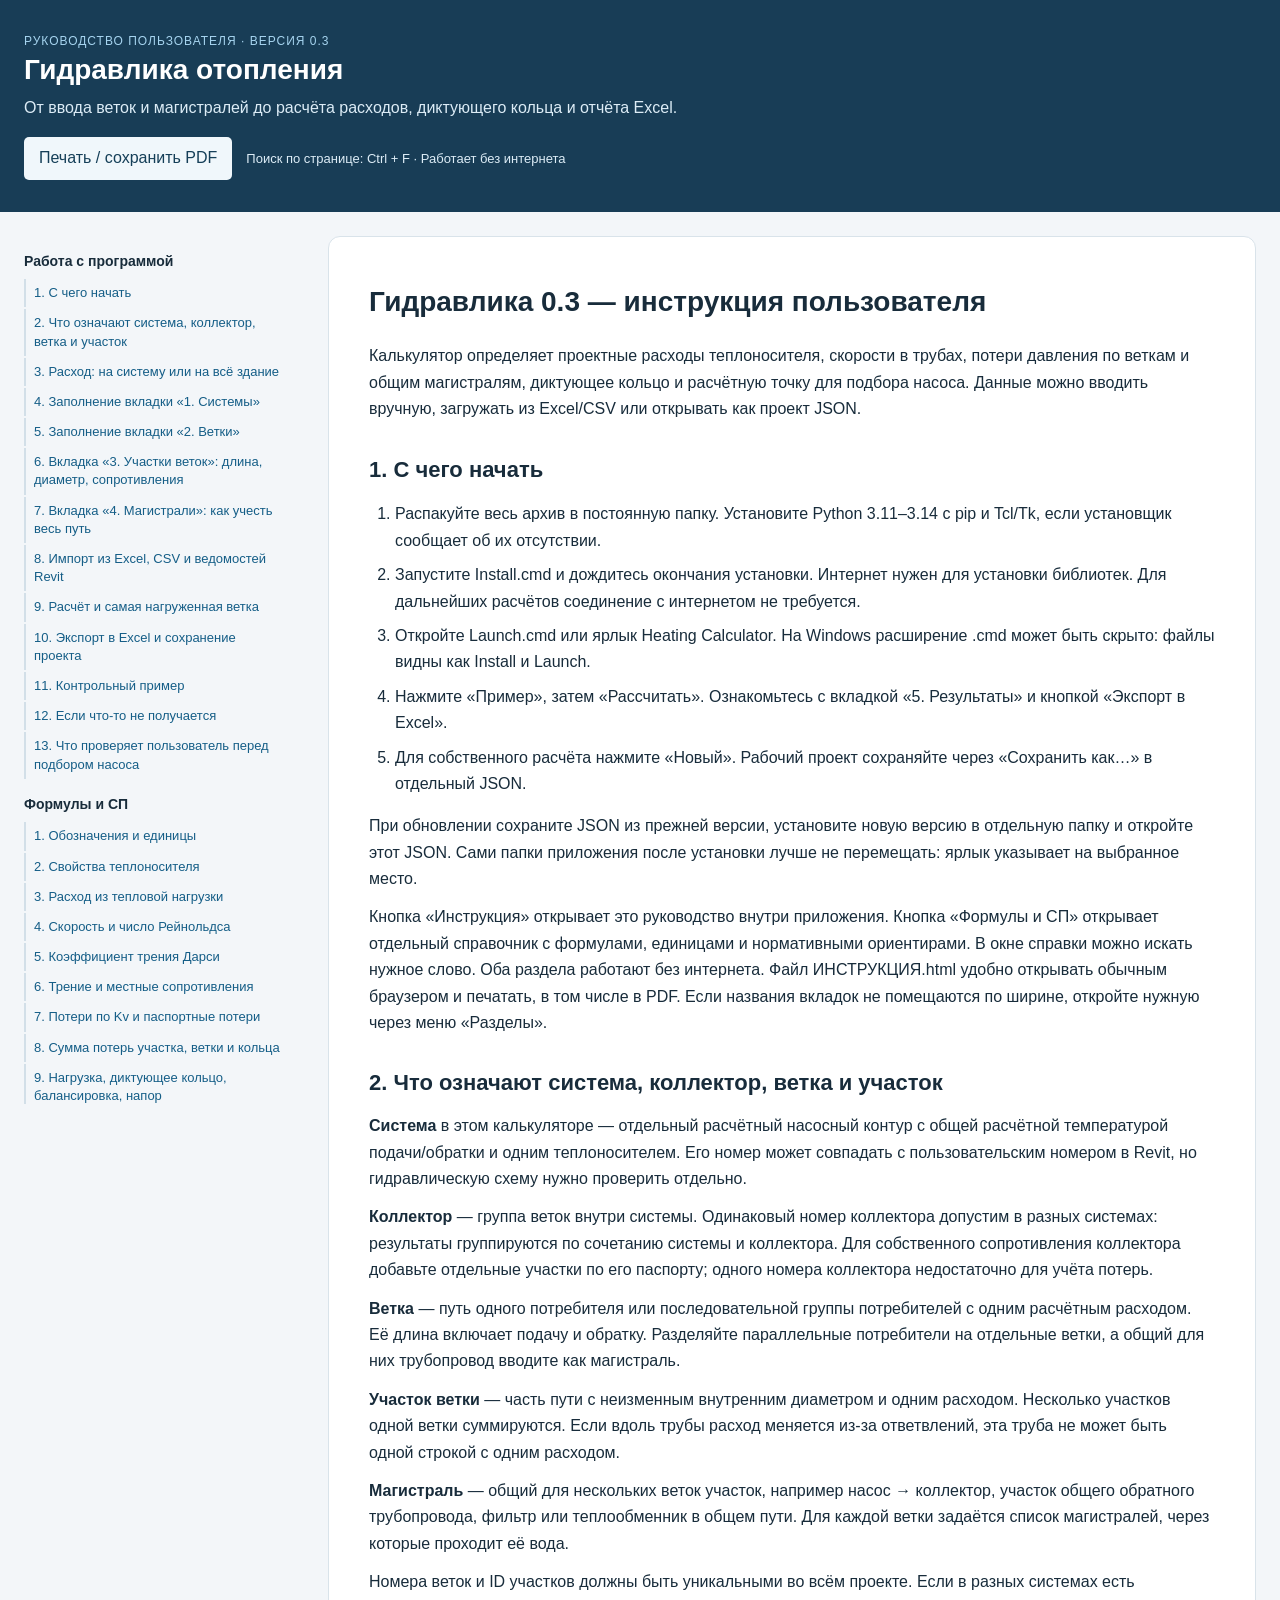
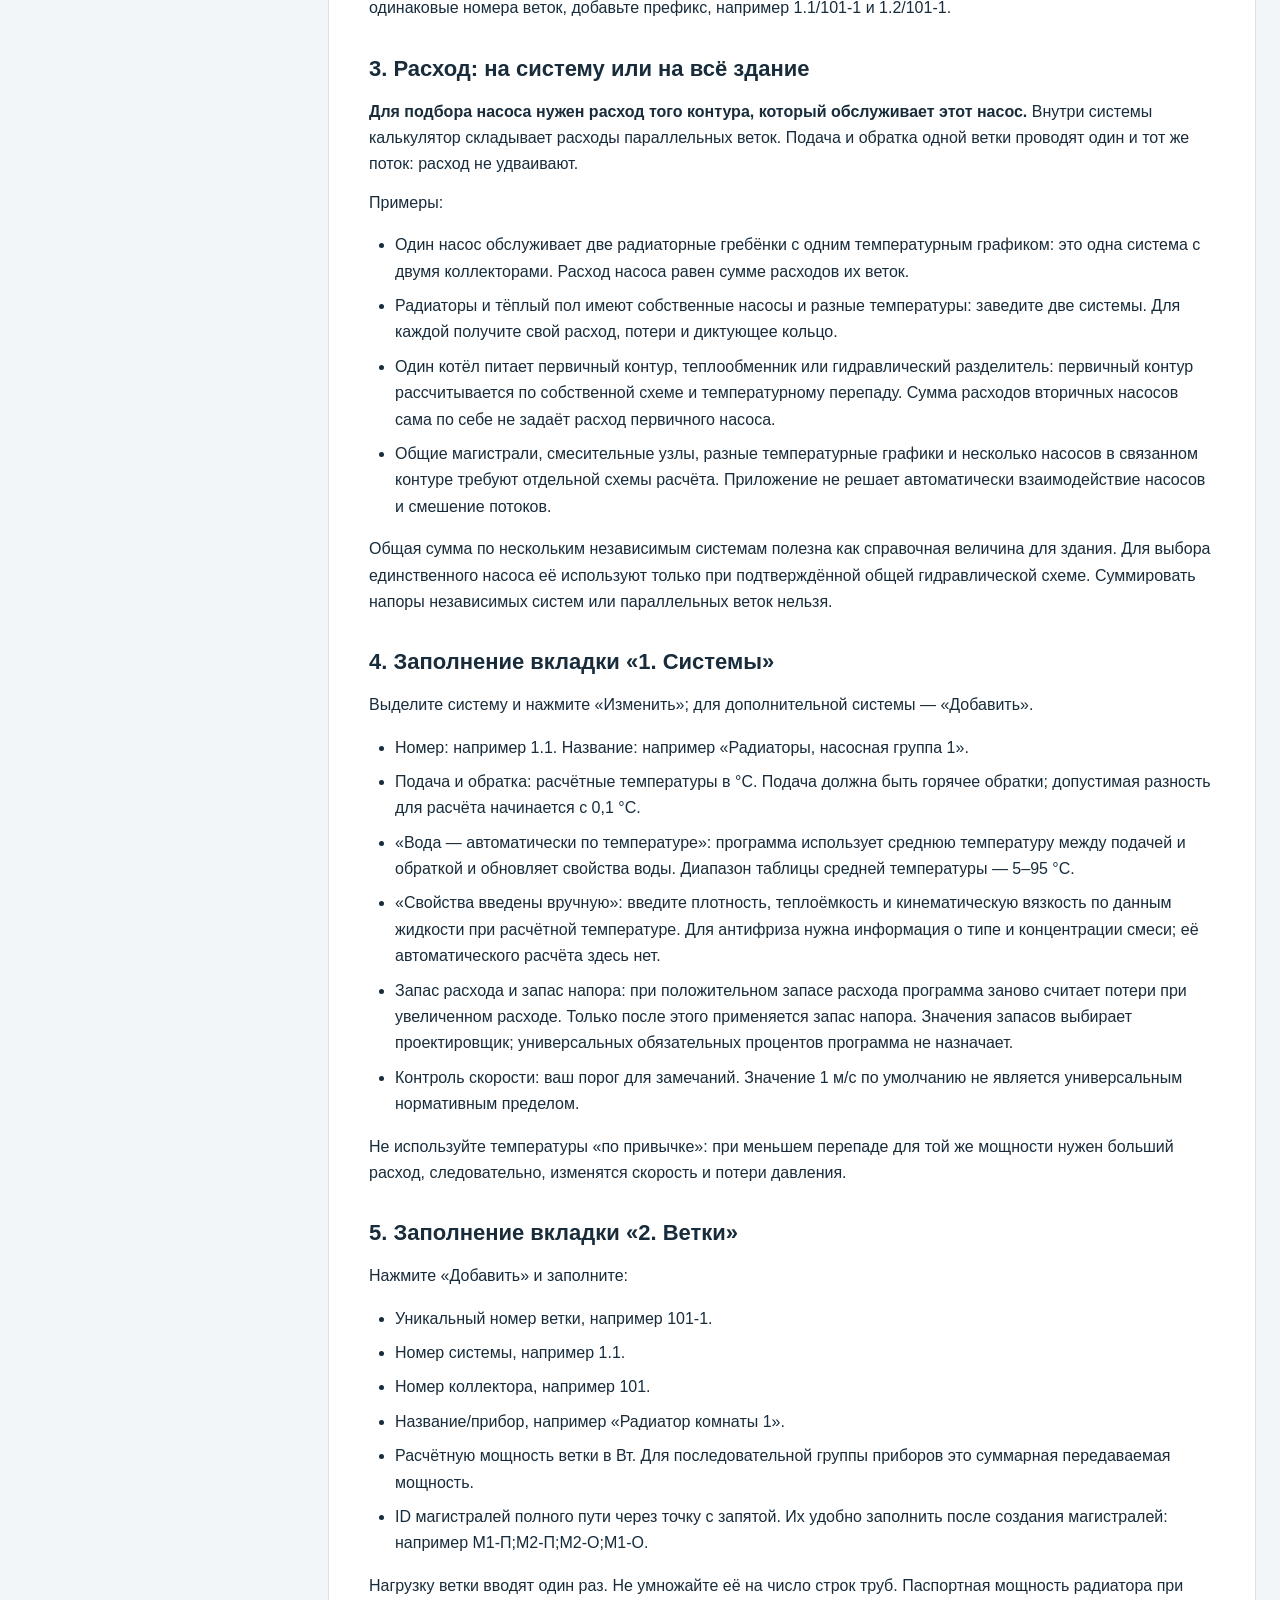
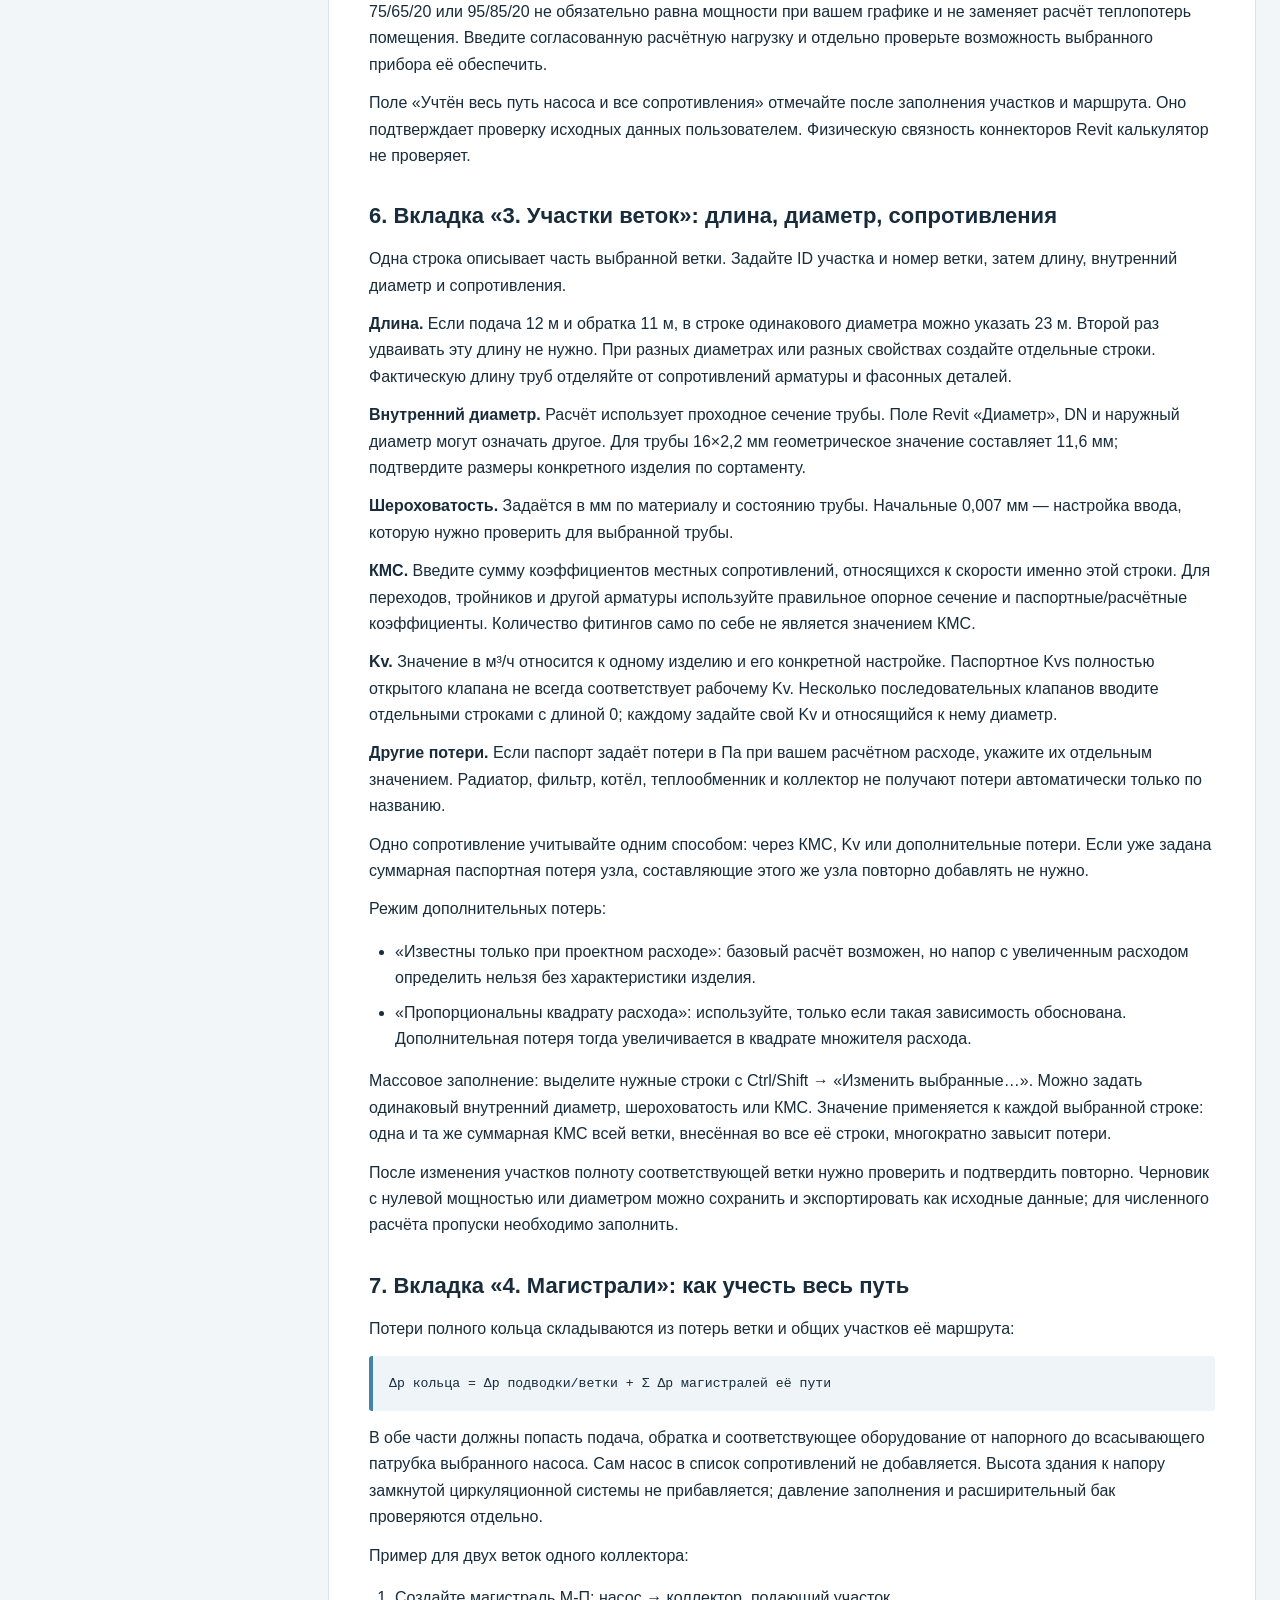
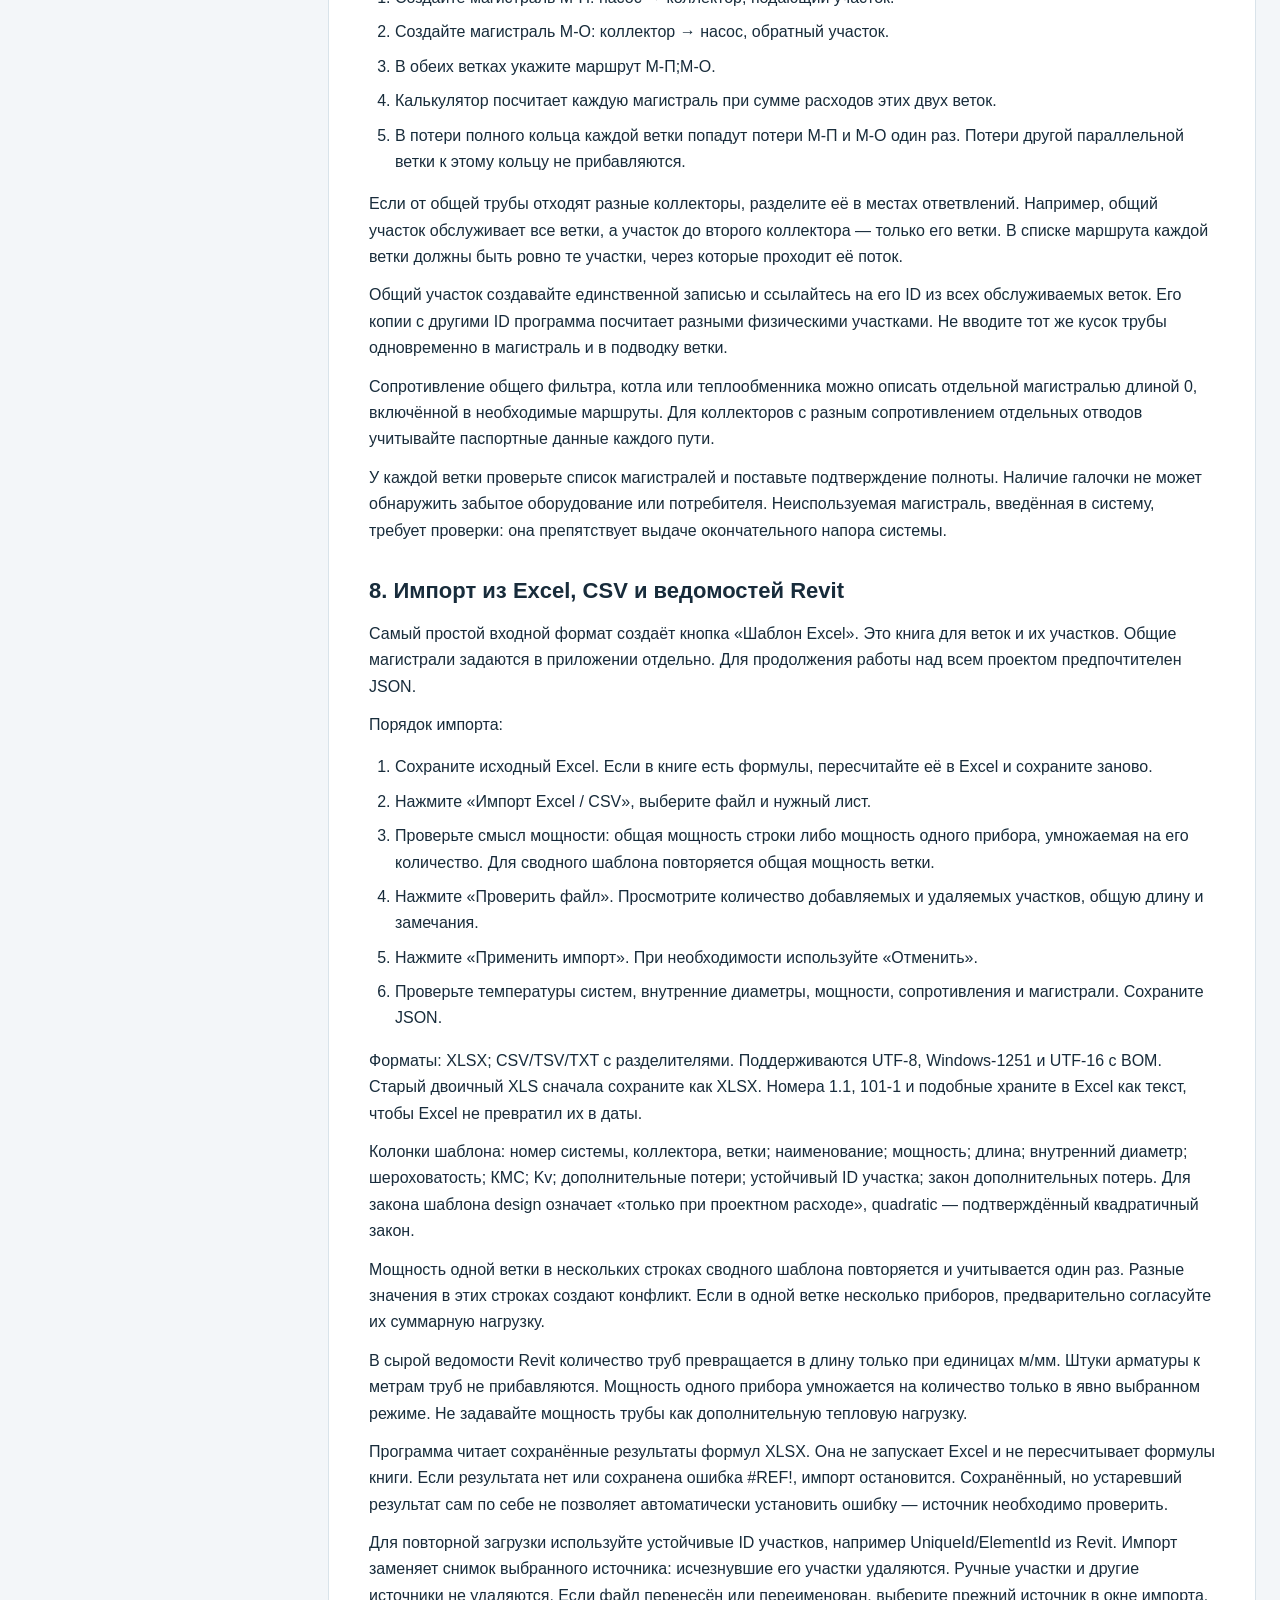
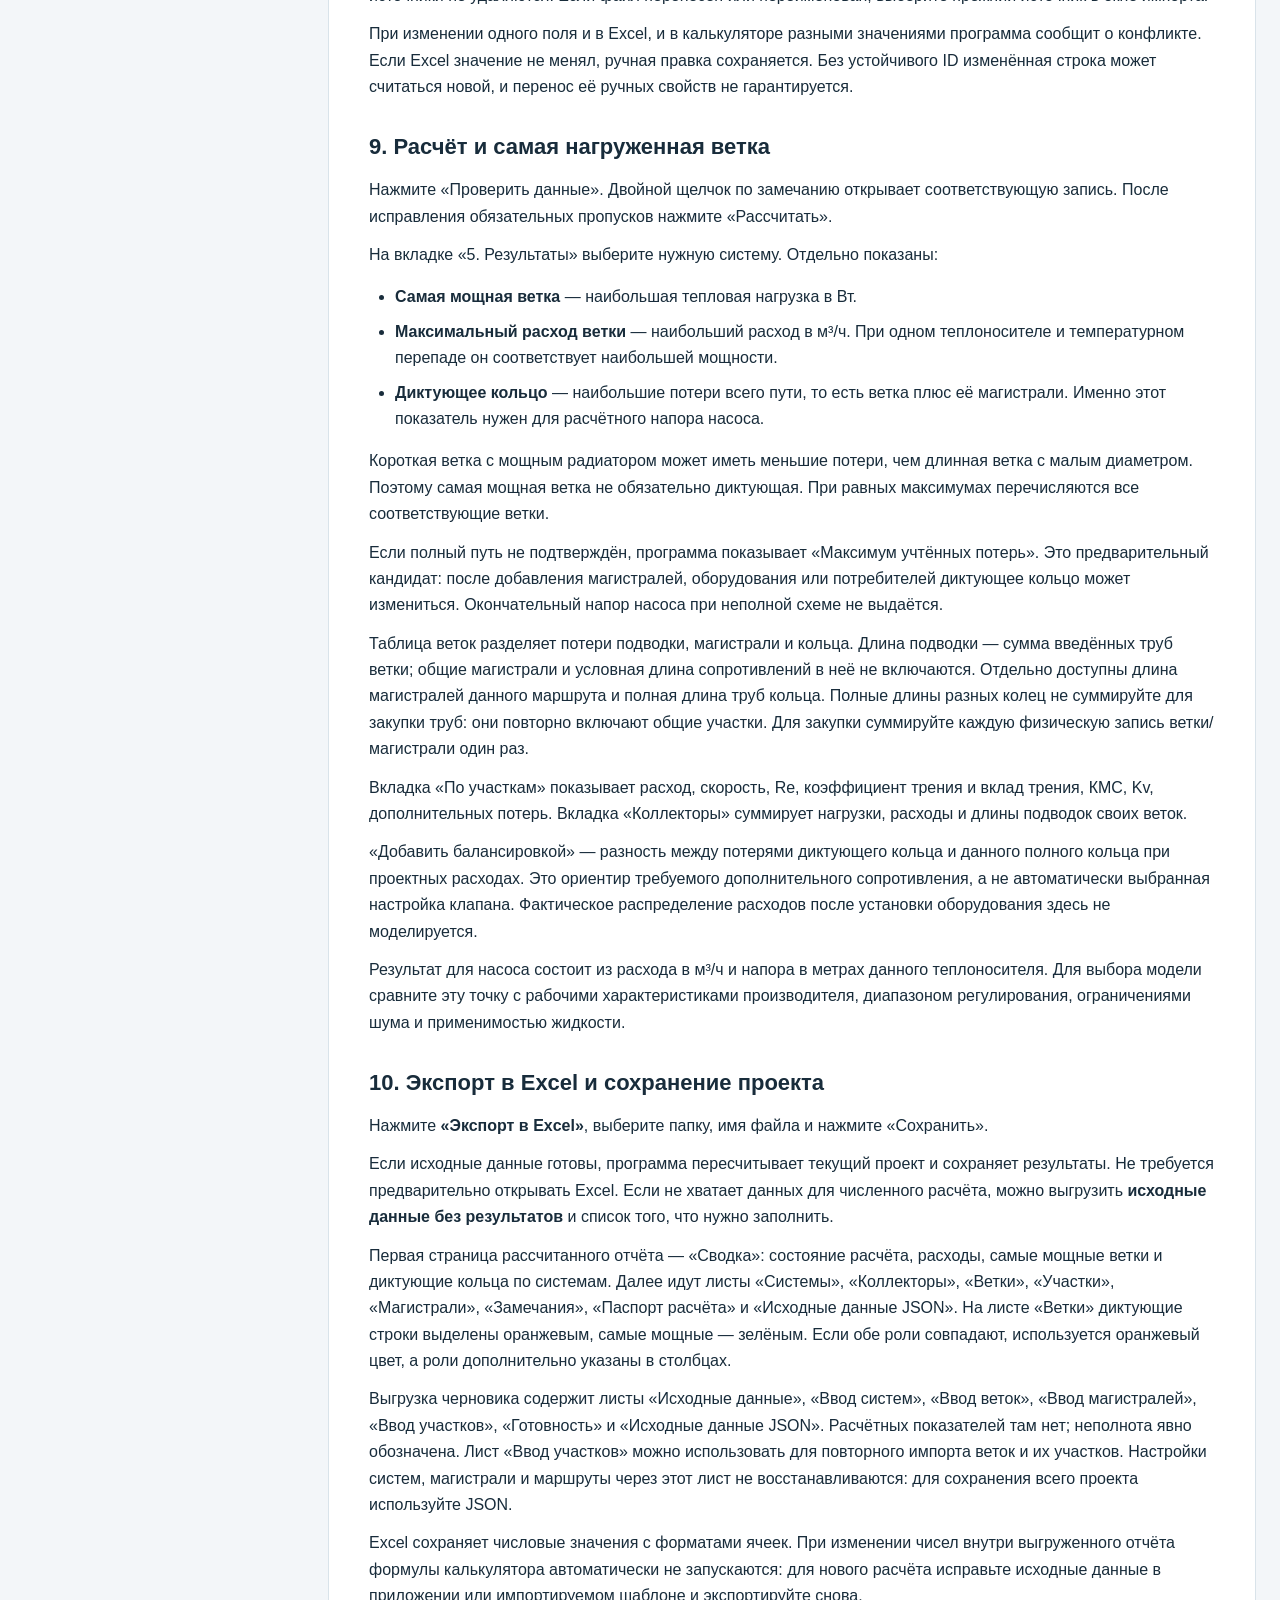
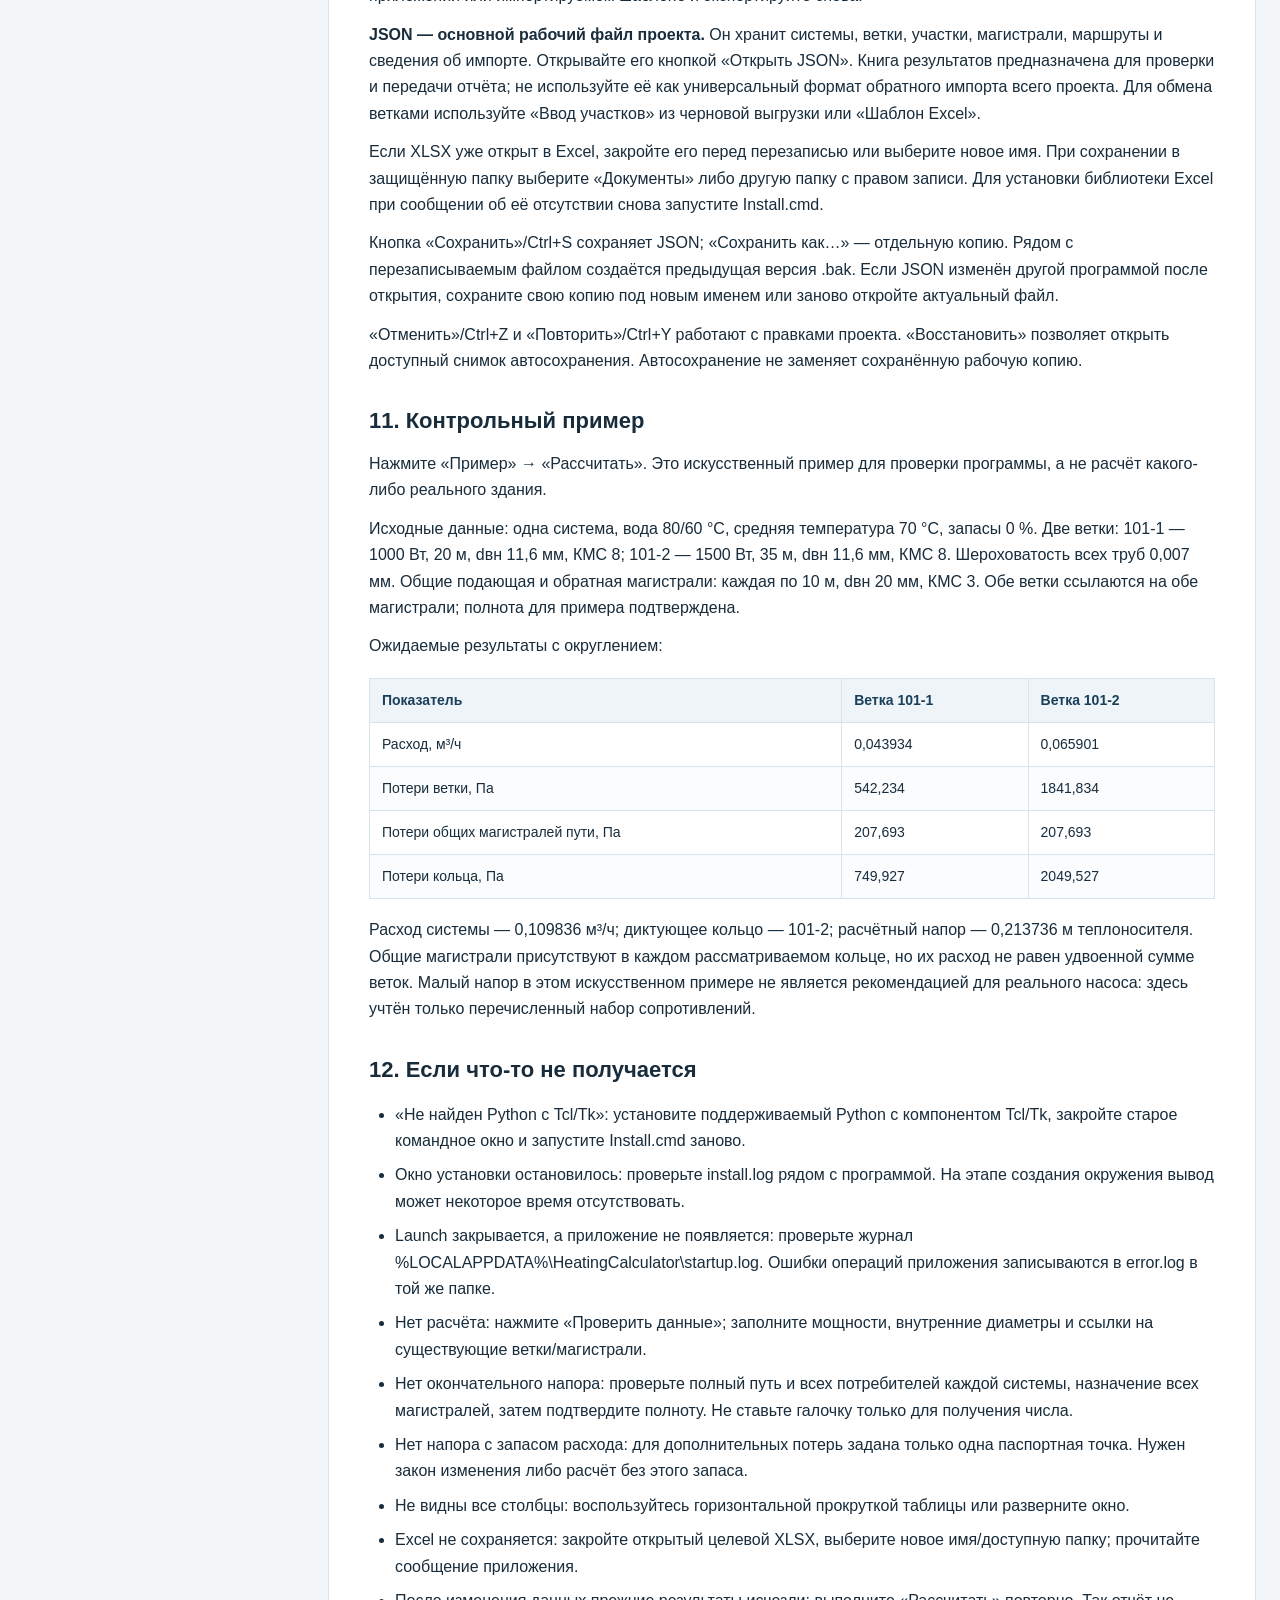
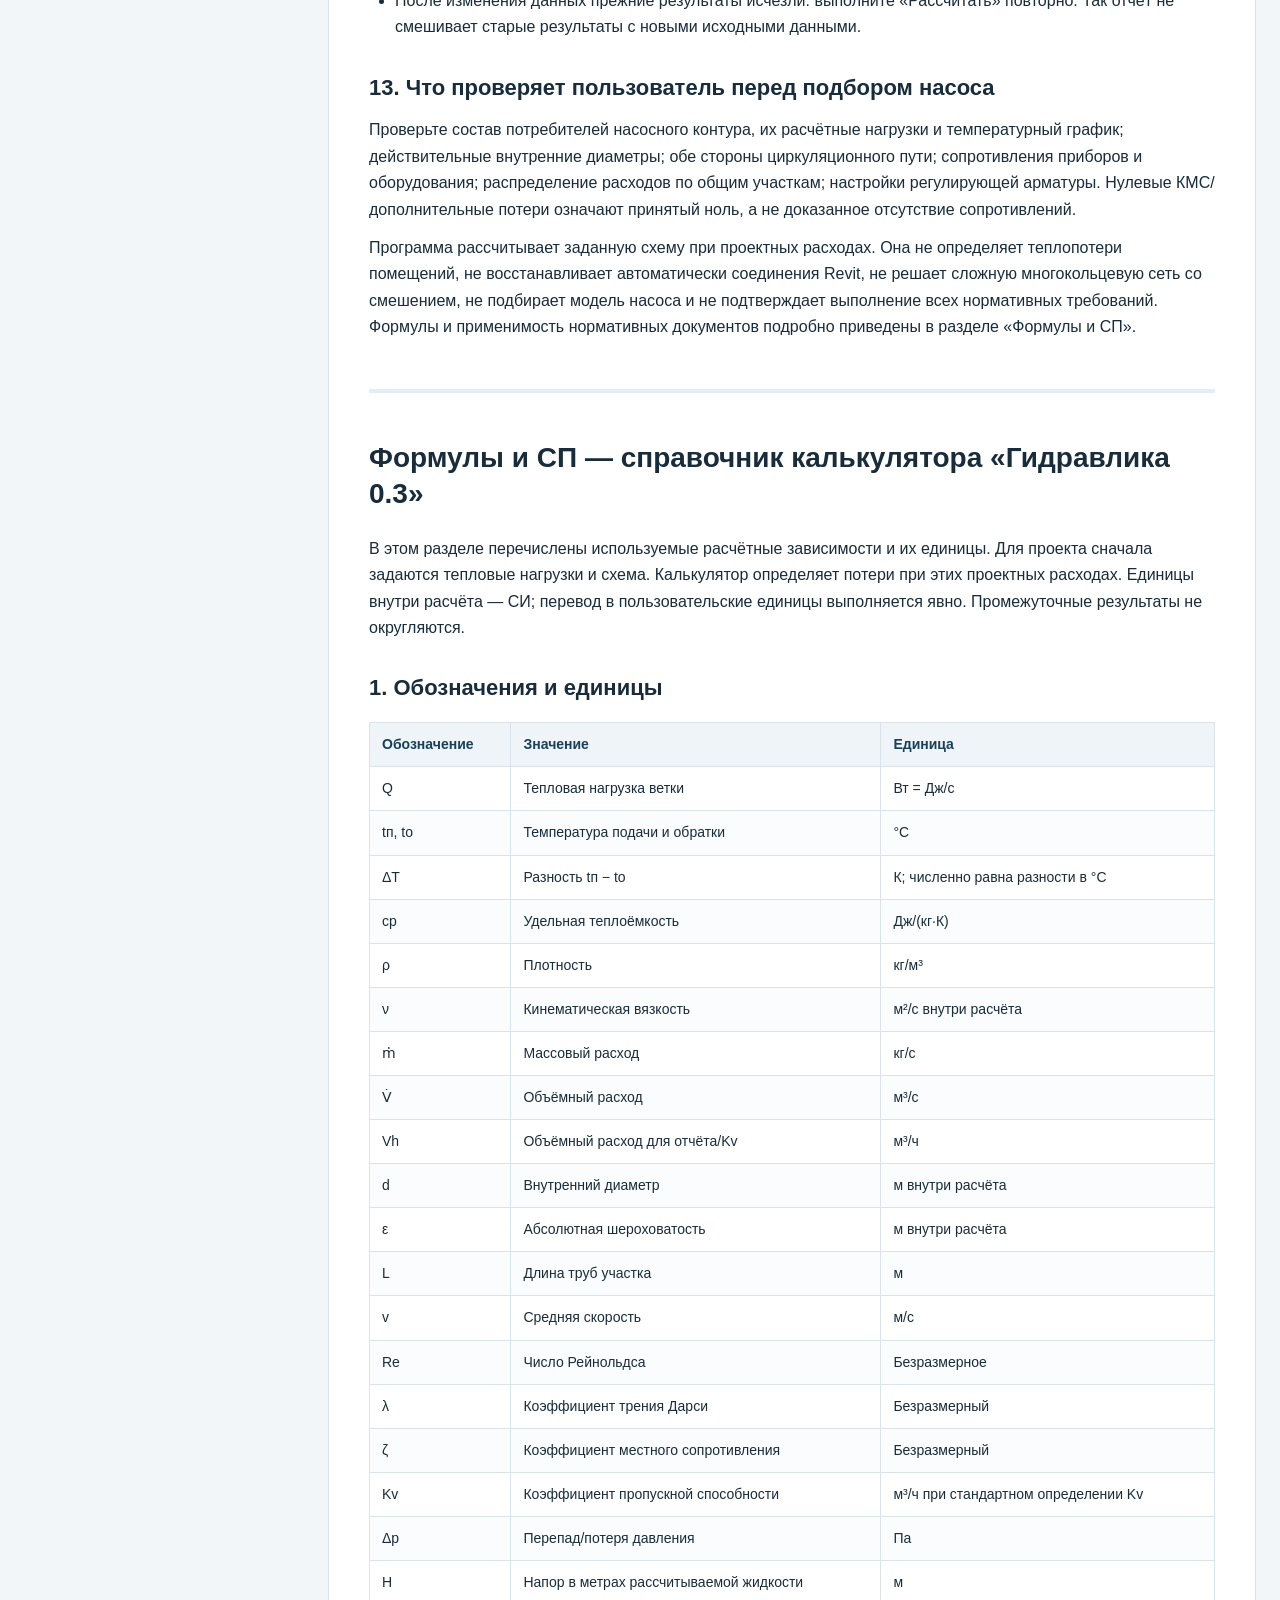
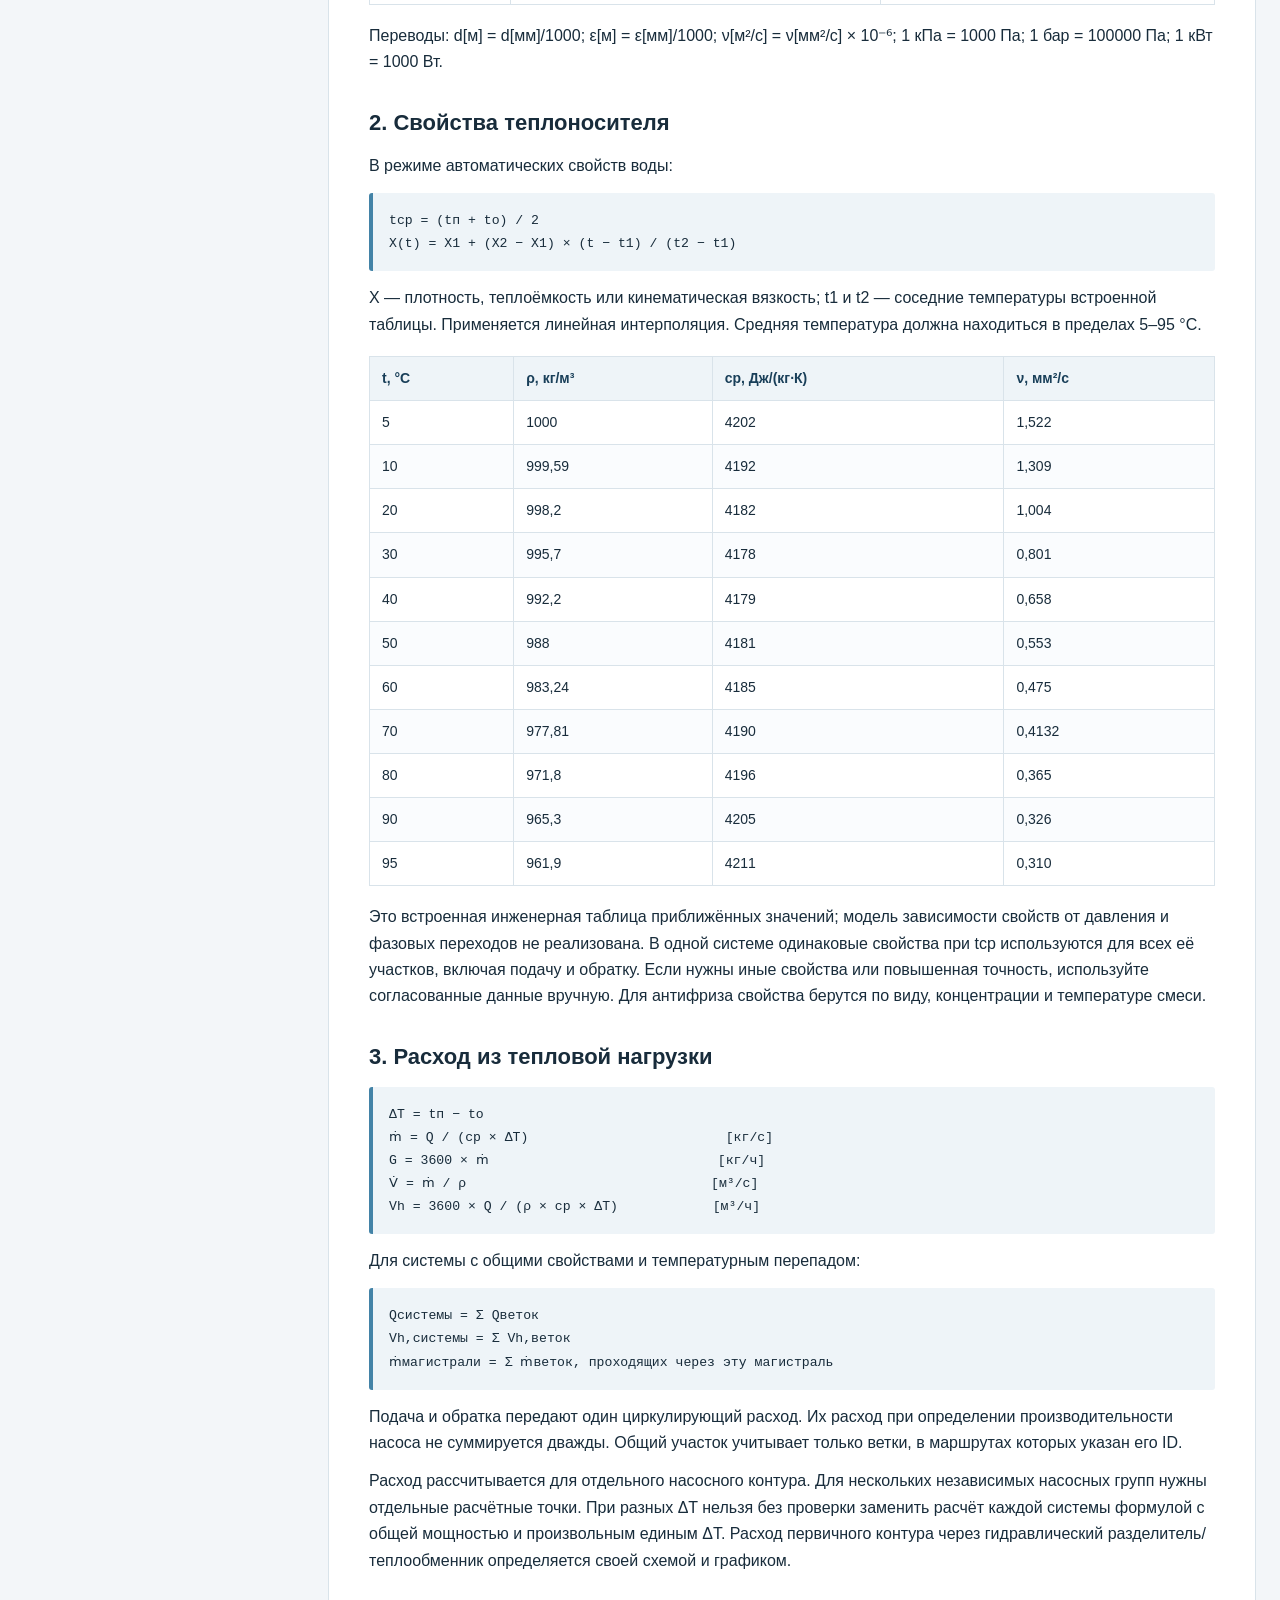
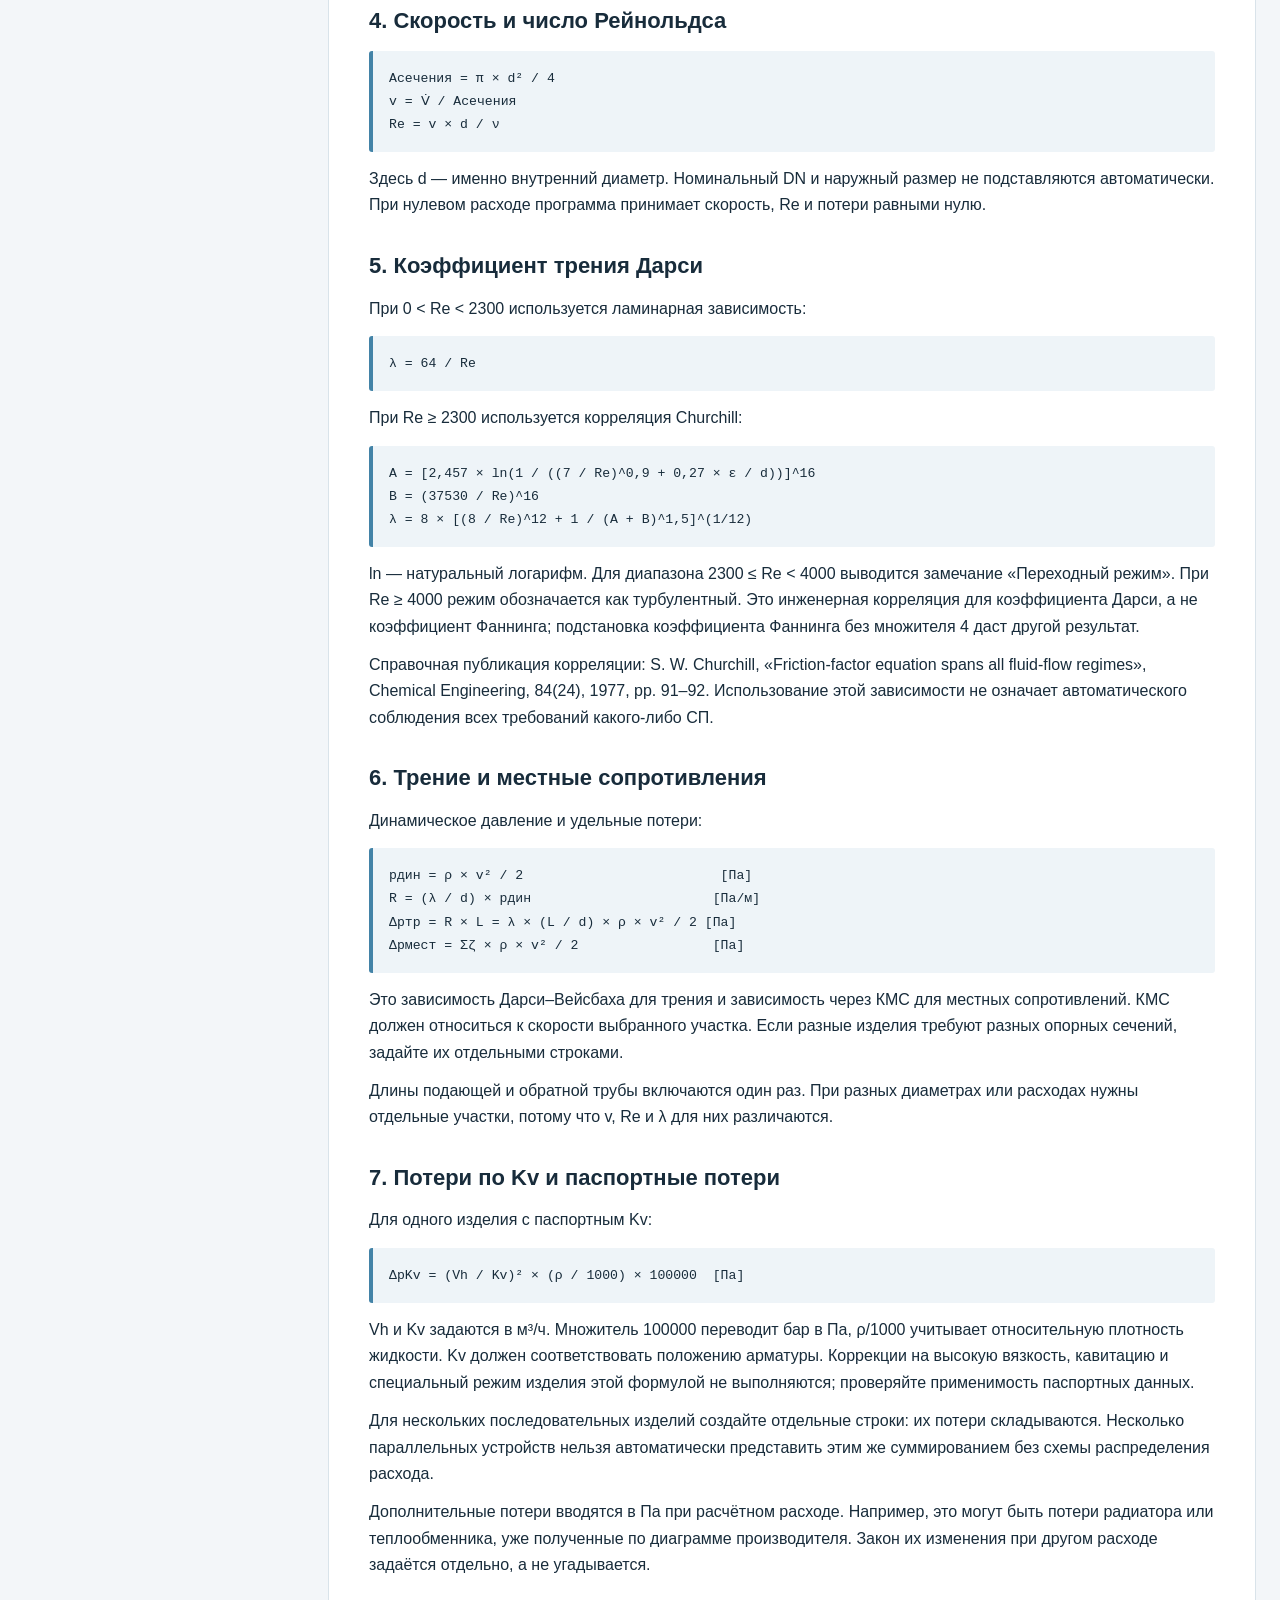
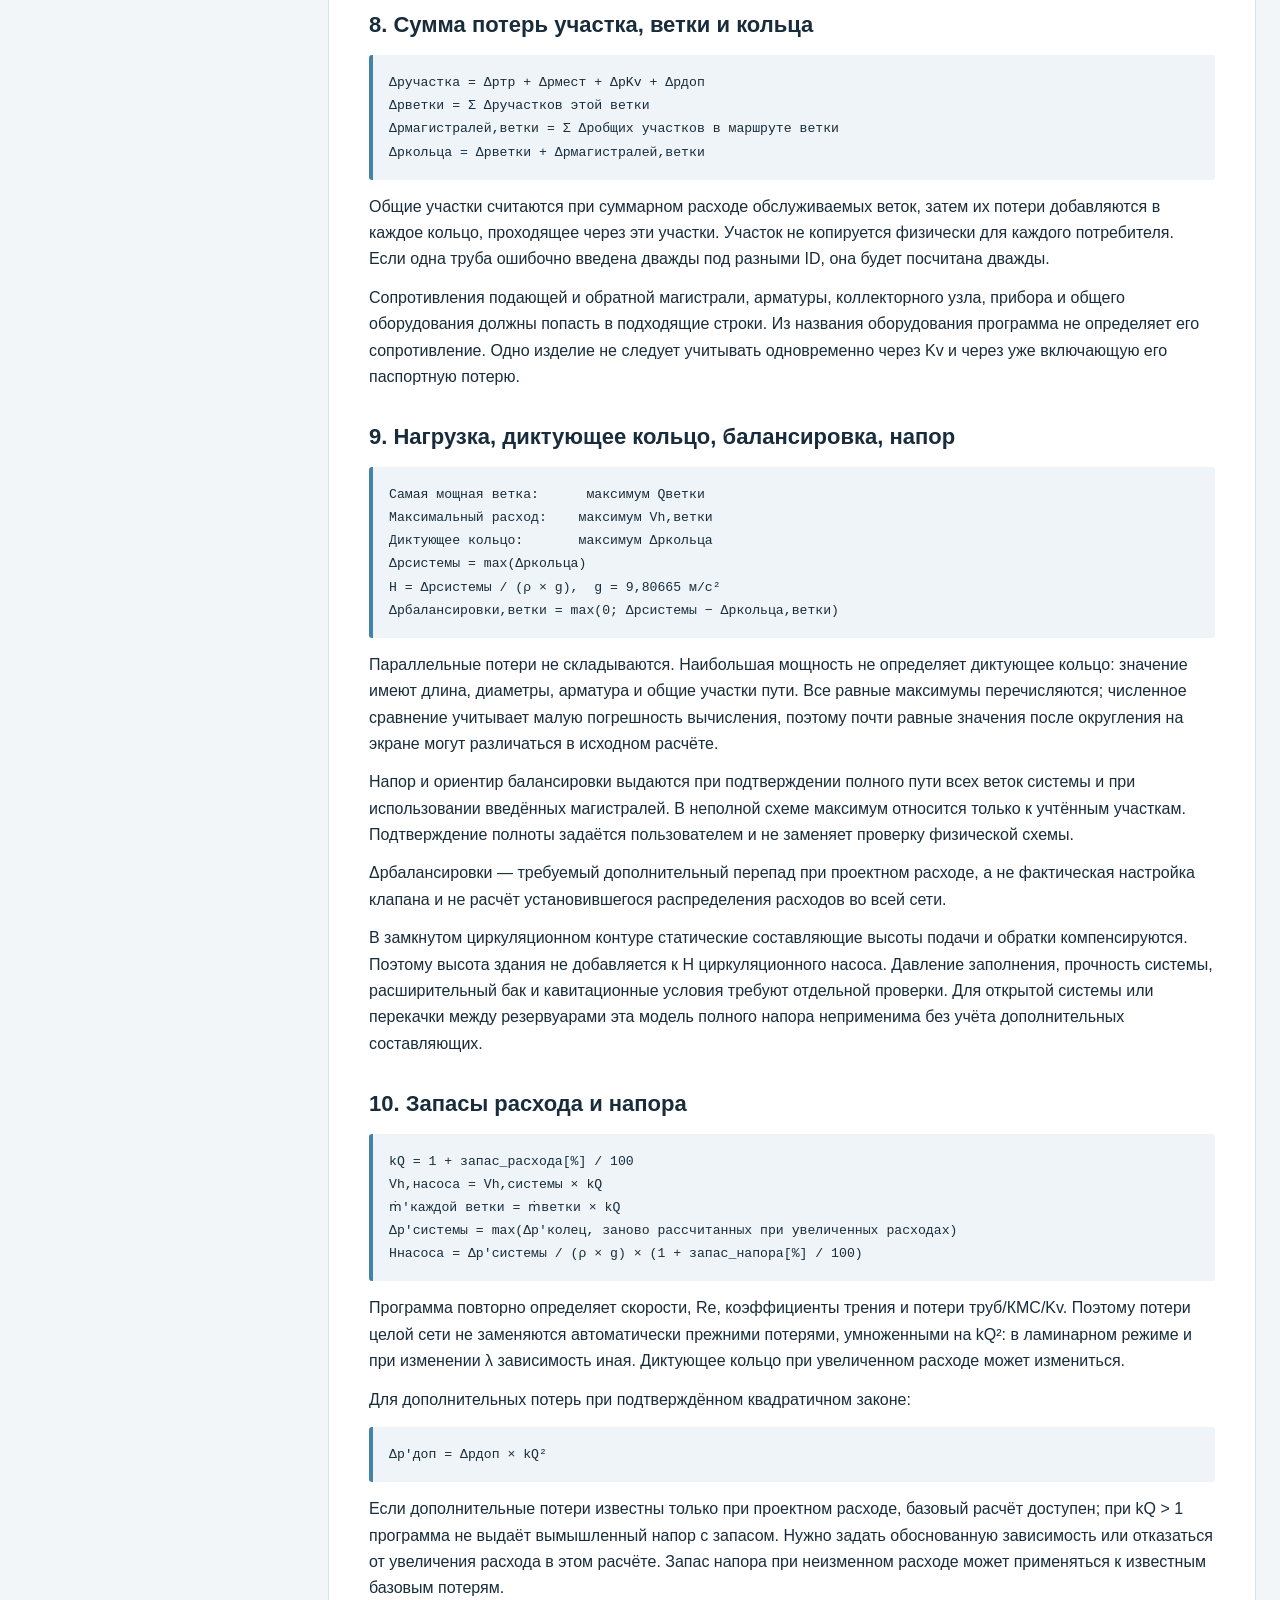
<file: downloads/Manual-v0.3.html>
<!doctype html>
<html lang="ru"><head><meta charset="utf-8"><meta name="viewport" content="width=device-width,initial-scale=1"><title>Гидравлика 0.3 — инструкция, формулы и СП</title>
<style>
:root{color-scheme:light;--ink:#182c3b;--muted:#526575;--line:#d9e3ea;--accent:#155e87;--paper:#fff;--background:#f3f6f9}
*{box-sizing:border-box}html{scroll-behavior:smooth;scroll-padding-top:24px}body{margin:0;font:16px/1.65 "Segoe UI",Arial,sans-serif;background:var(--background);color:var(--ink)}header{padding:32px max(24px,calc((100vw - 1320px)/2));background:#183d56;color:#fff}header h1{font-size:28px;line-height:1.25;margin:0 0 8px}header p{margin:5px 0;color:#dcecf6}.badge{font-size:12px;text-transform:uppercase;letter-spacing:1px;color:#a6d4ef}.layout{max-width:1320px;margin:auto;display:grid;grid-template-columns:280px minmax(0,1fr);gap:24px;padding:24px}nav{position:sticky;top:16px;align-self:start;max-height:calc(100vh - 32px);overflow:auto;font-size:13px;padding:0 12px 12px 0}nav h2{font-size:14px;margin:16px 0 8px}nav a{display:block;padding:5px 8px;margin:2px 0;line-height:1.4;border-left:2px solid #d2dfe8;text-decoration:none}nav a:hover{background:#e2edf5;border-color:var(--accent)}a{color:var(--accent);overflow-wrap:anywhere}main{background:var(--paper);border:1px solid var(--line);border-radius:12px;padding:24px 40px;min-width:0}article+article{border-top:4px solid #e2edf5;margin-top:48px;padding-top:24px}h1{font-size:28px;line-height:1.3}h2{font-size:22px;line-height:1.4;margin:32px 0 14px}h3{font-size:18px}p{margin:12px 0}li{margin:8px 0}ul,ol{padding-left:26px}strong{font-weight:650}pre{white-space:pre-wrap;overflow-wrap:anywhere;background:#eef4f8;border-left:4px solid #4383a7;border-radius:3px;padding:16px;font:14px/1.65 Consolas,"Courier New",monospace;tab-size:4}code{font-family:Consolas,"Courier New",monospace;font-size:.94em}.table-scroll{overflow-x:auto;margin:18px 0}table{border-collapse:collapse;font-size:14px;width:100%}th,td{border:1px solid var(--line);padding:10px 12px;text-align:left;vertical-align:top}th{background:#eef4f8;color:#193f59}tbody tr:nth-child(even){background:#fafcfe}.actions{display:flex;align-items:center;gap:14px;margin-top:16px;flex-wrap:wrap}.actions button{font:inherit;color:#153f58;background:#f0f7fb;border:0;border-radius:5px;padding:8px 15px;cursor:pointer}.actions span{font-size:13px;color:#dcecf6}footer{font-size:13px;color:var(--muted);margin:32px 0 0;border-top:1px solid var(--line);padding-top:16px}
@media(max-width:850px){.layout{display:block;padding:12px}nav{position:static;max-height:270px;border-bottom:1px solid var(--line);margin-bottom:16px}main{padding:20px}header{padding:24px}h1{font-size:25px}}
@media print{header{background:#fff!important;color:#000;padding:0 0 16px}header p,.badge{color:#333}.actions,nav{display:none!important}.layout{display:block;padding:0}body{background:#fff;font-size:10pt}main{border:0;padding:0}h1{font-size:20pt}h2{font-size:15pt;break-after:avoid}h3{break-after:avoid}table{font-size:9pt}tr,pre{break-inside:avoid}a{color:#000;text-decoration:none}article+article{break-before:page;margin-top:0}footer{font-size:9pt}}
</style></head><body>
<header><div class="badge">Руководство пользователя · версия 0.3</div><h1>Гидравлика отопления</h1><p>От ввода веток и магистралей до расчёта расходов, диктующего кольца и отчёта Excel.</p><div class="actions"><button type="button" onclick="window.print()">Печать / сохранить PDF</button><span>Поиск по странице: Ctrl + F · Работает без интернета</span></div></header>
<div class="layout"><nav aria-label="Оглавление"><h2>Работа с программой</h2><a href="#guide-2">1. С чего начать</a><a href="#guide-3">2. Что означают система, коллектор, ветка и участок</a><a href="#guide-4">3. Расход: на систему или на всё здание</a><a href="#guide-5">4. Заполнение вкладки «1. Системы»</a><a href="#guide-6">5. Заполнение вкладки «2. Ветки»</a><a href="#guide-7">6. Вкладка «3. Участки веток»: длина, диаметр, сопротивления</a><a href="#guide-8">7. Вкладка «4. Магистрали»: как учесть весь путь</a><a href="#guide-9">8. Импорт из Excel, CSV и ведомостей Revit</a><a href="#guide-10">9. Расчёт и самая нагруженная ветка</a><a href="#guide-11">10. Экспорт в Excel и сохранение проекта</a><a href="#guide-12">11. Контрольный пример</a><a href="#guide-13">12. Если что-то не получается</a><a href="#guide-14">13. Что проверяет пользователь перед подбором насоса</a><h2>Формулы и СП</h2><a href="#formula-2">1. Обозначения и единицы</a><a href="#formula-3">2. Свойства теплоносителя</a><a href="#formula-4">3. Расход из тепловой нагрузки</a><a href="#formula-5">4. Скорость и число Рейнольдса</a><a href="#formula-6">5. Коэффициент трения Дарси</a><a href="#formula-7">6. Трение и местные сопротивления</a><a href="#formula-8">7. Потери по Kv и паспортные потери</a><a href="#formula-9">8. Сумма потерь участка, ветки и кольца</a><a href="#formula-10">9. Нагрузка, диктующее кольцо, балансировка, напор</a><a href="#formula-11">10. Запасы расхода и напора</a><a href="#formula-12">11. Ограничения модели</a><a href="#formula-13">12. Нормативные документы: назначение и проверка редакции</a></nav><main><article><h1 id="guide-1">Гидравлика 0.3 — инструкция пользователя</h1>
<p>Калькулятор определяет проектные расходы теплоносителя, скорости в трубах, потери давления по веткам и общим магистралям, диктующее кольцо и расчётную точку для подбора насоса. Данные можно вводить вручную, загружать из Excel/CSV или открывать как проект JSON.</p>
<h2 id="guide-2">1. С чего начать</h2>
<ol>
<li>Распакуйте весь архив в постоянную папку. Установите Python 3.11–3.14 с pip и Tcl/Tk, если установщик сообщает об их отсутствии.</li>
<li>Запустите Install.cmd и дождитесь окончания установки. Интернет нужен для установки библиотек. Для дальнейших расчётов соединение с интернетом не требуется.</li>
<li>Откройте Launch.cmd или ярлык Heating Calculator. На Windows расширение .cmd может быть скрыто: файлы видны как Install и Launch.</li>
<li>Нажмите «Пример», затем «Рассчитать». Ознакомьтесь с вкладкой «5. Результаты» и кнопкой «Экспорт в Excel».</li>
<li>Для собственного расчёта нажмите «Новый». Рабочий проект сохраняйте через «Сохранить как…» в отдельный JSON.</li>
</ol>
<p>При обновлении сохраните JSON из прежней версии, установите новую версию в отдельную папку и откройте этот JSON. Сами папки приложения после установки лучше не перемещать: ярлык указывает на выбранное место.</p>
<p>Кнопка «Инструкция» открывает это руководство внутри приложения. Кнопка «Формулы и СП» открывает отдельный справочник с формулами, единицами и нормативными ориентирами. В окне справки можно искать нужное слово. Оба раздела работают без интернета. Файл ИНСТРУКЦИЯ.html удобно открывать обычным браузером и печатать, в том числе в PDF. Если названия вкладок не помещаются по ширине, откройте нужную через меню «Разделы».</p>
<h2 id="guide-3">2. Что означают система, коллектор, ветка и участок</h2>
<p><strong>Система</strong> в этом калькуляторе — отдельный расчётный насосный контур с общей расчётной температурой подачи/обратки и одним теплоносителем. Его номер может совпадать с пользовательским номером в Revit, но гидравлическую схему нужно проверить отдельно.</p>
<p><strong>Коллектор</strong> — группа веток внутри системы. Одинаковый номер коллектора допустим в разных системах: результаты группируются по сочетанию системы и коллектора. Для собственного сопротивления коллектора добавьте отдельные участки по его паспорту; одного номера коллектора недостаточно для учёта потерь.</p>
<p><strong>Ветка</strong> — путь одного потребителя или последовательной группы потребителей с одним расчётным расходом. Её длина включает подачу и обратку. Разделяйте параллельные потребители на отдельные ветки, а общий для них трубопровод вводите как магистраль.</p>
<p><strong>Участок ветки</strong> — часть пути с неизменным внутренним диаметром и одним расходом. Несколько участков одной ветки суммируются. Если вдоль трубы расход меняется из-за ответвлений, эта труба не может быть одной строкой с одним расходом.</p>
<p><strong>Магистраль</strong> — общий для нескольких веток участок, например насос → коллектор, участок общего обратного трубопровода, фильтр или теплообменник в общем пути. Для каждой ветки задаётся список магистралей, через которые проходит её вода.</p>
<p>Номера веток и ID участков должны быть уникальными во всём проекте. Если в разных системах есть одинаковые номера веток, добавьте префикс, например 1.1/101-1 и 1.2/101-1.</p>
<h2 id="guide-4">3. Расход: на систему или на всё здание</h2>
<p><strong>Для подбора насоса нужен расход того контура, который обслуживает этот насос.</strong> Внутри системы калькулятор складывает расходы параллельных веток. Подача и обратка одной ветки проводят один и тот же поток: расход не удваивают.</p>
<p>Примеры:</p>
<ul>
<li>Один насос обслуживает две радиаторные гребёнки с одним температурным графиком: это одна система с двумя коллекторами. Расход насоса равен сумме расходов их веток.</li>
<li>Радиаторы и тёплый пол имеют собственные насосы и разные температуры: заведите две системы. Для каждой получите свой расход, потери и диктующее кольцо.</li>
<li>Один котёл питает первичный контур, теплообменник или гидравлический разделитель: первичный контур рассчитывается по собственной схеме и температурному перепаду. Сумма расходов вторичных насосов сама по себе не задаёт расход первичного насоса.</li>
<li>Общие магистрали, смесительные узлы, разные температурные графики и несколько насосов в связанном контуре требуют отдельной схемы расчёта. Приложение не решает автоматически взаимодействие насосов и смешение потоков.</li>
</ul>
<p>Общая сумма по нескольким независимым системам полезна как справочная величина для здания. Для выбора единственного насоса её используют только при подтверждённой общей гидравлической схеме. Суммировать напоры независимых систем или параллельных веток нельзя.</p>
<h2 id="guide-5">4. Заполнение вкладки «1. Системы»</h2>
<p>Выделите систему и нажмите «Изменить»; для дополнительной системы — «Добавить».</p>
<ul>
<li>Номер: например 1.1. Название: например «Радиаторы, насосная группа 1».</li>
<li>Подача и обратка: расчётные температуры в °C. Подача должна быть горячее обратки; допустимая разность для расчёта начинается с 0,1 °C.</li>
<li>«Вода — автоматически по температуре»: программа использует среднюю температуру между подачей и обраткой и обновляет свойства воды. Диапазон таблицы средней температуры — 5–95 °C.</li>
<li>«Свойства введены вручную»: введите плотность, теплоёмкость и кинематическую вязкость по данным жидкости при расчётной температуре. Для антифриза нужна информация о типе и концентрации смеси; её автоматического расчёта здесь нет.</li>
<li>Запас расхода и запас напора: при положительном запасе расхода программа заново считает потери при увеличенном расходе. Только после этого применяется запас напора. Значения запасов выбирает проектировщик; универсальных обязательных процентов программа не назначает.</li>
<li>Контроль скорости: ваш порог для замечаний. Значение 1 м/с по умолчанию не является универсальным нормативным пределом.</li>
</ul>
<p>Не используйте температуры «по привычке»: при меньшем перепаде для той же мощности нужен больший расход, следовательно, изменятся скорость и потери давления.</p>
<h2 id="guide-6">5. Заполнение вкладки «2. Ветки»</h2>
<p>Нажмите «Добавить» и заполните:</p>
<ul>
<li>Уникальный номер ветки, например 101-1.</li>
<li>Номер системы, например 1.1.</li>
<li>Номер коллектора, например 101.</li>
<li>Название/прибор, например «Радиатор комнаты 1».</li>
<li>Расчётную мощность ветки в Вт. Для последовательной группы приборов это суммарная передаваемая мощность.</li>
<li>ID магистралей полного пути через точку с запятой. Их удобно заполнить после создания магистралей: например М1-П;М2-П;М2-О;М1-О.</li>
</ul>
<p>Нагрузку ветки вводят один раз. Не умножайте её на число строк труб. Паспортная мощность радиатора при 75/65/20 или 95/85/20 не обязательно равна мощности при вашем графике и не заменяет расчёт теплопотерь помещения. Введите согласованную расчётную нагрузку и отдельно проверьте возможность выбранного прибора её обеспечить.</p>
<p>Поле «Учтён весь путь насоса и все сопротивления» отмечайте после заполнения участков и маршрута. Оно подтверждает проверку исходных данных пользователем. Физическую связность коннекторов Revit калькулятор не проверяет.</p>
<h2 id="guide-7">6. Вкладка «3. Участки веток»: длина, диаметр, сопротивления</h2>
<p>Одна строка описывает часть выбранной ветки. Задайте ID участка и номер ветки, затем длину, внутренний диаметр и сопротивления.</p>
<p><strong>Длина.</strong> Если подача 12 м и обратка 11 м, в строке одинакового диаметра можно указать 23 м. Второй раз удваивать эту длину не нужно. При разных диаметрах или разных свойствах создайте отдельные строки. Фактическую длину труб отделяйте от сопротивлений арматуры и фасонных деталей.</p>
<p><strong>Внутренний диаметр.</strong> Расчёт использует проходное сечение трубы. Поле Revit «Диаметр», DN и наружный диаметр могут означать другое. Для трубы 16×2,2 мм геометрическое значение составляет 11,6 мм; подтвердите размеры конкретного изделия по сортаменту.</p>
<p><strong>Шероховатость.</strong> Задаётся в мм по материалу и состоянию трубы. Начальные 0,007 мм — настройка ввода, которую нужно проверить для выбранной трубы.</p>
<p><strong>КМС.</strong> Введите сумму коэффициентов местных сопротивлений, относящихся к скорости именно этой строки. Для переходов, тройников и другой арматуры используйте правильное опорное сечение и паспортные/расчётные коэффициенты. Количество фитингов само по себе не является значением КМС.</p>
<p><strong>Kv.</strong> Значение в м³/ч относится к одному изделию и его конкретной настройке. Паспортное Kvs полностью открытого клапана не всегда соответствует рабочему Kv. Несколько последовательных клапанов вводите отдельными строками с длиной 0; каждому задайте свой Kv и относящийся к нему диаметр.</p>
<p><strong>Другие потери.</strong> Если паспорт задаёт потери в Па при вашем расчётном расходе, укажите их отдельным значением. Радиатор, фильтр, котёл, теплообменник и коллектор не получают потери автоматически только по названию.</p>
<p>Одно сопротивление учитывайте одним способом: через КМС, Kv или дополнительные потери. Если уже задана суммарная паспортная потеря узла, составляющие этого же узла повторно добавлять не нужно.</p>
<p>Режим дополнительных потерь:</p>
<ul>
<li>«Известны только при проектном расходе»: базовый расчёт возможен, но напор с увеличенным расходом определить нельзя без характеристики изделия.</li>
<li>«Пропорциональны квадрату расхода»: используйте, только если такая зависимость обоснована. Дополнительная потеря тогда увеличивается в квадрате множителя расхода.</li>
</ul>
<p>Массовое заполнение: выделите нужные строки с Ctrl/Shift → «Изменить выбранные…». Можно задать одинаковый внутренний диаметр, шероховатость или КМС. Значение применяется к каждой выбранной строке: одна и та же суммарная КМС всей ветки, внесённая во все её строки, многократно завысит потери.</p>
<p>После изменения участков полноту соответствующей ветки нужно проверить и подтвердить повторно. Черновик с нулевой мощностью или диаметром можно сохранить и экспортировать как исходные данные; для численного расчёта пропуски необходимо заполнить.</p>
<h2 id="guide-8">7. Вкладка «4. Магистрали»: как учесть весь путь</h2>
<p>Потери полного кольца складываются из потерь ветки и общих участков её маршрута:</p>
<pre><code>Δp кольца = Δp подводки/ветки + Σ Δp магистралей её пути</code></pre>
<p>В обе части должны попасть подача, обратка и соответствующее оборудование от напорного до всасывающего патрубка выбранного насоса. Сам насос в список сопротивлений не добавляется. Высота здания к напору замкнутой циркуляционной системы не прибавляется; давление заполнения и расширительный бак проверяются отдельно.</p>
<p>Пример для двух веток одного коллектора:</p>
<ol>
<li>Создайте магистраль М-П: насос → коллектор, подающий участок.</li>
<li>Создайте магистраль М-О: коллектор → насос, обратный участок.</li>
<li>В обеих ветках укажите маршрут М-П;М-О.</li>
<li>Калькулятор посчитает каждую магистраль при сумме расходов этих двух веток.</li>
<li>В потери полного кольца каждой ветки попадут потери М-П и М-О один раз. Потери другой параллельной ветки к этому кольцу не прибавляются.</li>
</ol>
<p>Если от общей трубы отходят разные коллекторы, разделите её в местах ответвлений. Например, общий участок обслуживает все ветки, а участок до второго коллектора — только его ветки. В списке маршрута каждой ветки должны быть ровно те участки, через которые проходит её поток.</p>
<p>Общий участок создавайте единственной записью и ссылайтесь на его ID из всех обслуживаемых веток. Его копии с другими ID программа посчитает разными физическими участками. Не вводите тот же кусок трубы одновременно в магистраль и в подводку ветки.</p>
<p>Сопротивление общего фильтра, котла или теплообменника можно описать отдельной магистралью длиной 0, включённой в необходимые маршруты. Для коллекторов с разным сопротивлением отдельных отводов учитывайте паспортные данные каждого пути.</p>
<p>У каждой ветки проверьте список магистралей и поставьте подтверждение полноты. Наличие галочки не может обнаружить забытое оборудование или потребителя. Неиспользуемая магистраль, введённая в систему, требует проверки: она препятствует выдаче окончательного напора системы.</p>
<h2 id="guide-9">8. Импорт из Excel, CSV и ведомостей Revit</h2>
<p>Самый простой входной формат создаёт кнопка «Шаблон Excel». Это книга для веток и их участков. Общие магистрали задаются в приложении отдельно. Для продолжения работы над всем проектом предпочтителен JSON.</p>
<p>Порядок импорта:</p>
<ol>
<li>Сохраните исходный Excel. Если в книге есть формулы, пересчитайте её в Excel и сохраните заново.</li>
<li>Нажмите «Импорт Excel / CSV», выберите файл и нужный лист.</li>
<li>Проверьте смысл мощности: общая мощность строки либо мощность одного прибора, умножаемая на его количество. Для сводного шаблона повторяется общая мощность ветки.</li>
<li>Нажмите «Проверить файл». Просмотрите количество добавляемых и удаляемых участков, общую длину и замечания.</li>
<li>Нажмите «Применить импорт». При необходимости используйте «Отменить».</li>
<li>Проверьте температуры систем, внутренние диаметры, мощности, сопротивления и магистрали. Сохраните JSON.</li>
</ol>
<p>Форматы: XLSX; CSV/TSV/TXT с разделителями. Поддерживаются UTF-8, Windows-1251 и UTF-16 с BOM. Старый двоичный XLS сначала сохраните как XLSX. Номера 1.1, 101-1 и подобные храните в Excel как текст, чтобы Excel не превратил их в даты.</p>
<p>Колонки шаблона: номер системы, коллектора, ветки; наименование; мощность; длина; внутренний диаметр; шероховатость; КМС; Kv; дополнительные потери; устойчивый ID участка; закон дополнительных потерь. Для закона шаблона design означает «только при проектном расходе», quadratic — подтверждённый квадратичный закон.</p>
<p>Мощность одной ветки в нескольких строках сводного шаблона повторяется и учитывается один раз. Разные значения в этих строках создают конфликт. Если в одной ветке несколько приборов, предварительно согласуйте их суммарную нагрузку.</p>
<p>В сырой ведомости Revit количество труб превращается в длину только при единицах м/мм. Штуки арматуры к метрам труб не прибавляются. Мощность одного прибора умножается на количество только в явно выбранном режиме. Не задавайте мощность трубы как дополнительную тепловую нагрузку.</p>
<p>Программа читает сохранённые результаты формул XLSX. Она не запускает Excel и не пересчитывает формулы книги. Если результата нет или сохранена ошибка #REF!, импорт остановится. Сохранённый, но устаревший результат сам по себе не позволяет автоматически установить ошибку — источник необходимо проверить.</p>
<p>Для повторной загрузки используйте устойчивые ID участков, например UniqueId/ElementId из Revit. Импорт заменяет снимок выбранного источника: исчезнувшие его участки удаляются. Ручные участки и другие источники не удаляются. Если файл перенесён или переименован, выберите прежний источник в окне импорта.</p>
<p>При изменении одного поля и в Excel, и в калькуляторе разными значениями программа сообщит о конфликте. Если Excel значение не менял, ручная правка сохраняется. Без устойчивого ID изменённая строка может считаться новой, и перенос её ручных свойств не гарантируется.</p>
<h2 id="guide-10">9. Расчёт и самая нагруженная ветка</h2>
<p>Нажмите «Проверить данные». Двойной щелчок по замечанию открывает соответствующую запись. После исправления обязательных пропусков нажмите «Рассчитать».</p>
<p>На вкладке «5. Результаты» выберите нужную систему. Отдельно показаны:</p>
<ul>
<li><strong>Самая мощная ветка</strong> — наибольшая тепловая нагрузка в Вт.</li>
<li><strong>Максимальный расход ветки</strong> — наибольший расход в м³/ч. При одном теплоносителе и температурном перепаде он соответствует наибольшей мощности.</li>
<li><strong>Диктующее кольцо</strong> — наибольшие потери всего пути, то есть ветка плюс её магистрали. Именно этот показатель нужен для расчётного напора насоса.</li>
</ul>
<p>Короткая ветка с мощным радиатором может иметь меньшие потери, чем длинная ветка с малым диаметром. Поэтому самая мощная ветка не обязательно диктующая. При равных максимумах перечисляются все соответствующие ветки.</p>
<p>Если полный путь не подтверждён, программа показывает «Максимум учтённых потерь». Это предварительный кандидат: после добавления магистралей, оборудования или потребителей диктующее кольцо может измениться. Окончательный напор насоса при неполной схеме не выдаётся.</p>
<p>Таблица веток разделяет потери подводки, магистрали и кольца. Длина подводки — сумма введённых труб ветки; общие магистрали и условная длина сопротивлений в неё не включаются. Отдельно доступны длина магистралей данного маршрута и полная длина труб кольца. Полные длины разных колец не суммируйте для закупки труб: они повторно включают общие участки. Для закупки суммируйте каждую физическую запись ветки/магистрали один раз.</p>
<p>Вкладка «По участкам» показывает расход, скорость, Re, коэффициент трения и вклад трения, КМС, Kv, дополнительных потерь. Вкладка «Коллекторы» суммирует нагрузки, расходы и длины подводок своих веток.</p>
<p>«Добавить балансировкой» — разность между потерями диктующего кольца и данного полного кольца при проектных расходах. Это ориентир требуемого дополнительного сопротивления, а не автоматически выбранная настройка клапана. Фактическое распределение расходов после установки оборудования здесь не моделируется.</p>
<p>Результат для насоса состоит из расхода в м³/ч и напора в метрах данного теплоносителя. Для выбора модели сравните эту точку с рабочими характеристиками производителя, диапазоном регулирования, ограничениями шума и применимостью жидкости.</p>
<h2 id="guide-11">10. Экспорт в Excel и сохранение проекта</h2>
<p>Нажмите <strong>«Экспорт в Excel»</strong>, выберите папку, имя файла и нажмите «Сохранить».</p>
<p>Если исходные данные готовы, программа пересчитывает текущий проект и сохраняет результаты. Не требуется предварительно открывать Excel. Если не хватает данных для численного расчёта, можно выгрузить <strong>исходные данные без результатов</strong> и список того, что нужно заполнить.</p>
<p>Первая страница рассчитанного отчёта — «Сводка»: состояние расчёта, расходы, самые мощные ветки и диктующие кольца по системам. Далее идут листы «Системы», «Коллекторы», «Ветки», «Участки», «Магистрали», «Замечания», «Паспорт расчёта» и «Исходные данные JSON». На листе «Ветки» диктующие строки выделены оранжевым, самые мощные — зелёным. Если обе роли совпадают, используется оранжевый цвет, а роли дополнительно указаны в столбцах.</p>
<p>Выгрузка черновика содержит листы «Исходные данные», «Ввод систем», «Ввод веток», «Ввод магистралей», «Ввод участков», «Готовность» и «Исходные данные JSON». Расчётных показателей там нет; неполнота явно обозначена. Лист «Ввод участков» можно использовать для повторного импорта веток и их участков. Настройки систем, магистрали и маршруты через этот лист не восстанавливаются: для сохранения всего проекта используйте JSON.</p>
<p>Excel сохраняет числовые значения с форматами ячеек. При изменении чисел внутри выгруженного отчёта формулы калькулятора автоматически не запускаются: для нового расчёта исправьте исходные данные в приложении или импортируемом шаблоне и экспортируйте снова.</p>
<p><strong>JSON — основной рабочий файл проекта.</strong> Он хранит системы, ветки, участки, магистрали, маршруты и сведения об импорте. Открывайте его кнопкой «Открыть JSON». Книга результатов предназначена для проверки и передачи отчёта; не используйте её как универсальный формат обратного импорта всего проекта. Для обмена ветками используйте «Ввод участков» из черновой выгрузки или «Шаблон Excel».</p>
<p>Если XLSX уже открыт в Excel, закройте его перед перезаписью или выберите новое имя. При сохранении в защищённую папку выберите «Документы» либо другую папку с правом записи. Для установки библиотеки Excel при сообщении об её отсутствии снова запустите Install.cmd.</p>
<p>Кнопка «Сохранить»/Ctrl+S сохраняет JSON; «Сохранить как…» — отдельную копию. Рядом с перезаписываемым файлом создаётся предыдущая версия .bak. Если JSON изменён другой программой после открытия, сохраните свою копию под новым именем или заново откройте актуальный файл.</p>
<p>«Отменить»/Ctrl+Z и «Повторить»/Ctrl+Y работают с правками проекта. «Восстановить» позволяет открыть доступный снимок автосохранения. Автосохранение не заменяет сохранённую рабочую копию.</p>
<h2 id="guide-12">11. Контрольный пример</h2>
<p>Нажмите «Пример» → «Рассчитать». Это искусственный пример для проверки программы, а не расчёт какого-либо реального здания.</p>
<p>Исходные данные: одна система, вода 80/60 °C, средняя температура 70 °C, запасы 0 %. Две ветки: 101-1 — 1000 Вт, 20 м, dвн 11,6 мм, КМС 8; 101-2 — 1500 Вт, 35 м, dвн 11,6 мм, КМС 8. Шероховатость всех труб 0,007 мм. Общие подающая и обратная магистрали: каждая по 10 м, dвн 20 мм, КМС 3. Обе ветки ссылаются на обе магистрали; полнота для примера подтверждена.</p>
<p>Ожидаемые результаты с округлением:</p>
<div class="table-scroll"><table><thead><tr><th>Показатель</th><th>Ветка 101-1</th><th>Ветка 101-2</th></tr></thead><tbody>
<tr><td>Расход, м³/ч</td><td>0,043934</td><td>0,065901</td></tr>
<tr><td>Потери ветки, Па</td><td>542,234</td><td>1841,834</td></tr>
<tr><td>Потери общих магистралей пути, Па</td><td>207,693</td><td>207,693</td></tr>
<tr><td>Потери кольца, Па</td><td>749,927</td><td>2049,527</td></tr>
</tbody></table></div>
<p>Расход системы — 0,109836 м³/ч; диктующее кольцо — 101-2; расчётный напор — 0,213736 м теплоносителя. Общие магистрали присутствуют в каждом рассматриваемом кольце, но их расход не равен удвоенной сумме веток. Малый напор в этом искусственном примере не является рекомендацией для реального насоса: здесь учтён только перечисленный набор сопротивлений.</p>
<h2 id="guide-13">12. Если что-то не получается</h2>
<ul>
<li>«Не найден Python с Tcl/Tk»: установите поддерживаемый Python с компонентом Tcl/Tk, закройте старое командное окно и запустите Install.cmd заново.</li>
<li>Окно установки остановилось: проверьте install.log рядом с программой. На этапе создания окружения вывод может некоторое время отсутствовать.</li>
<li>Launch закрывается, а приложение не появляется: проверьте журнал %LOCALAPPDATA%\HeatingCalculator\startup.log. Ошибки операций приложения записываются в error.log в той же папке.</li>
<li>Нет расчёта: нажмите «Проверить данные»; заполните мощности, внутренние диаметры и ссылки на существующие ветки/магистрали.</li>
<li>Нет окончательного напора: проверьте полный путь и всех потребителей каждой системы, назначение всех магистралей, затем подтвердите полноту. Не ставьте галочку только для получения числа.</li>
<li>Нет напора с запасом расхода: для дополнительных потерь задана только одна паспортная точка. Нужен закон изменения либо расчёт без этого запаса.</li>
<li>Не видны все столбцы: воспользуйтесь горизонтальной прокруткой таблицы или разверните окно.</li>
<li>Excel не сохраняется: закройте открытый целевой XLSX, выберите новое имя/доступную папку; прочитайте сообщение приложения.</li>
<li>После изменения данных прежние результаты исчезли: выполните «Рассчитать» повторно. Так отчёт не смешивает старые результаты с новыми исходными данными.</li>
</ul>
<h2 id="guide-14">13. Что проверяет пользователь перед подбором насоса</h2>
<p>Проверьте состав потребителей насосного контура, их расчётные нагрузки и температурный график; действительные внутренние диаметры; обе стороны циркуляционного пути; сопротивления приборов и оборудования; распределение расходов по общим участкам; настройки регулирующей арматуры. Нулевые КМС/дополнительные потери означают принятый ноль, а не доказанное отсутствие сопротивлений.</p>
<p>Программа рассчитывает заданную схему при проектных расходах. Она не определяет теплопотери помещений, не восстанавливает автоматически соединения Revit, не решает сложную многокольцевую сеть со смешением, не подбирает модель насоса и не подтверждает выполнение всех нормативных требований. Формулы и применимость нормативных документов подробно приведены в разделе «Формулы и СП».</p></article><article><h1 id="formula-1">Формулы и СП — справочник калькулятора «Гидравлика 0.3»</h1>
<p>В этом разделе перечислены используемые расчётные зависимости и их единицы. Для проекта сначала задаются тепловые нагрузки и схема. Калькулятор определяет потери при этих проектных расходах. Единицы внутри расчёта — СИ; перевод в пользовательские единицы выполняется явно. Промежуточные результаты не округляются.</p>
<h2 id="formula-2">1. Обозначения и единицы</h2>
<div class="table-scroll"><table><thead><tr><th>Обозначение</th><th>Значение</th><th>Единица</th></tr></thead><tbody>
<tr><td>Q</td><td>Тепловая нагрузка ветки</td><td>Вт = Дж/с</td></tr>
<tr><td>tп, tо</td><td>Температура подачи и обратки</td><td>°C</td></tr>
<tr><td>ΔT</td><td>Разность tп − tо</td><td>К; численно равна разности в °C</td></tr>
<tr><td>cp</td><td>Удельная теплоёмкость</td><td>Дж/(кг·К)</td></tr>
<tr><td>ρ</td><td>Плотность</td><td>кг/м³</td></tr>
<tr><td>ν</td><td>Кинематическая вязкость</td><td>м²/с внутри расчёта</td></tr>
<tr><td>ṁ</td><td>Массовый расход</td><td>кг/с</td></tr>
<tr><td>V̇</td><td>Объёмный расход</td><td>м³/с</td></tr>
<tr><td>Vh</td><td>Объёмный расход для отчёта/Kv</td><td>м³/ч</td></tr>
<tr><td>d</td><td>Внутренний диаметр</td><td>м внутри расчёта</td></tr>
<tr><td>ε</td><td>Абсолютная шероховатость</td><td>м внутри расчёта</td></tr>
<tr><td>L</td><td>Длина труб участка</td><td>м</td></tr>
<tr><td>v</td><td>Средняя скорость</td><td>м/с</td></tr>
<tr><td>Re</td><td>Число Рейнольдса</td><td>Безразмерное</td></tr>
<tr><td>λ</td><td>Коэффициент трения Дарси</td><td>Безразмерный</td></tr>
<tr><td>ζ</td><td>Коэффициент местного сопротивления</td><td>Безразмерный</td></tr>
<tr><td>Kv</td><td>Коэффициент пропускной способности</td><td>м³/ч при стандартном определении Kv</td></tr>
<tr><td>Δp</td><td>Перепад/потеря давления</td><td>Па</td></tr>
<tr><td>H</td><td>Напор в метрах рассчитываемой жидкости</td><td>м</td></tr>
</tbody></table></div>
<p>Переводы: d[м] = d[мм]/1000; ε[м] = ε[мм]/1000; ν[м²/с] = ν[мм²/с] × 10⁻⁶; 1 кПа = 1000 Па; 1 бар = 100000 Па; 1 кВт = 1000 Вт.</p>
<h2 id="formula-3">2. Свойства теплоносителя</h2>
<p>В режиме автоматических свойств воды:</p>
<pre><code>tср = (tп + tо) / 2
X(t) = X1 + (X2 − X1) × (t − t1) / (t2 − t1)</code></pre>
<p>X — плотность, теплоёмкость или кинематическая вязкость; t1 и t2 — соседние температуры встроенной таблицы. Применяется линейная интерполяция. Средняя температура должна находиться в пределах 5–95 °C.</p>
<div class="table-scroll"><table><thead><tr><th>t, °C</th><th>ρ, кг/м³</th><th>cp, Дж/(кг·К)</th><th>ν, мм²/с</th></tr></thead><tbody>
<tr><td>5</td><td>1000</td><td>4202</td><td>1,522</td></tr>
<tr><td>10</td><td>999,59</td><td>4192</td><td>1,309</td></tr>
<tr><td>20</td><td>998,2</td><td>4182</td><td>1,004</td></tr>
<tr><td>30</td><td>995,7</td><td>4178</td><td>0,801</td></tr>
<tr><td>40</td><td>992,2</td><td>4179</td><td>0,658</td></tr>
<tr><td>50</td><td>988</td><td>4181</td><td>0,553</td></tr>
<tr><td>60</td><td>983,24</td><td>4185</td><td>0,475</td></tr>
<tr><td>70</td><td>977,81</td><td>4190</td><td>0,4132</td></tr>
<tr><td>80</td><td>971,8</td><td>4196</td><td>0,365</td></tr>
<tr><td>90</td><td>965,3</td><td>4205</td><td>0,326</td></tr>
<tr><td>95</td><td>961,9</td><td>4211</td><td>0,310</td></tr>
</tbody></table></div>
<p>Это встроенная инженерная таблица приближённых значений; модель зависимости свойств от давления и фазовых переходов не реализована. В одной системе одинаковые свойства при tср используются для всех её участков, включая подачу и обратку. Если нужны иные свойства или повышенная точность, используйте согласованные данные вручную. Для антифриза свойства берутся по виду, концентрации и температуре смеси.</p>
<h2 id="formula-4">3. Расход из тепловой нагрузки</h2>
<pre><code>ΔT = tп − tо
ṁ = Q / (cp × ΔT)                         [кг/с]
G = 3600 × ṁ                             [кг/ч]
V̇ = ṁ / ρ                               [м³/с]
Vh = 3600 × Q / (ρ × cp × ΔT)            [м³/ч]</code></pre>
<p>Для системы с общими свойствами и температурным перепадом:</p>
<pre><code>Qсистемы = Σ Qветок
Vh,системы = Σ Vh,веток
ṁмагистрали = Σ ṁветок, проходящих через эту магистраль</code></pre>
<p>Подача и обратка передают один циркулирующий расход. Их расход при определении производительности насоса не суммируется дважды. Общий участок учитывает только ветки, в маршрутах которых указан его ID.</p>
<p>Расход рассчитывается для отдельного насосного контура. Для нескольких независимых насосных групп нужны отдельные расчётные точки. При разных ΔT нельзя без проверки заменить расчёт каждой системы формулой с общей мощностью и произвольным единым ΔT. Расход первичного контура через гидравлический разделитель/теплообменник определяется своей схемой и графиком.</p>
<h2 id="formula-5">4. Скорость и число Рейнольдса</h2>
<pre><code>Aсечения = π × d² / 4
v = V̇ / Aсечения
Re = v × d / ν</code></pre>
<p>Здесь d — именно внутренний диаметр. Номинальный DN и наружный размер не подставляются автоматически. При нулевом расходе программа принимает скорость, Re и потери равными нулю.</p>
<h2 id="formula-6">5. Коэффициент трения Дарси</h2>
<p>При 0 &lt; Re &lt; 2300 используется ламинарная зависимость:</p>
<pre><code>λ = 64 / Re</code></pre>
<p>При Re ≥ 2300 используется корреляция Churchill:</p>
<pre><code>A = [2,457 × ln(1 / ((7 / Re)^0,9 + 0,27 × ε / d))]^16
B = (37530 / Re)^16
λ = 8 × [(8 / Re)^12 + 1 / (A + B)^1,5]^(1/12)</code></pre>
<p>ln — натуральный логарифм. Для диапазона 2300 ≤ Re &lt; 4000 выводится замечание «Переходный режим». При Re ≥ 4000 режим обозначается как турбулентный. Это инженерная корреляция для коэффициента Дарси, а не коэффициент Фаннинга; подстановка коэффициента Фаннинга без множителя 4 даст другой результат.</p>
<p>Справочная публикация корреляции: S. W. Churchill, «Friction-factor equation spans all fluid-flow regimes», Chemical Engineering, 84(24), 1977, pp. 91–92. Использование этой зависимости не означает автоматического соблюдения всех требований какого-либо СП.</p>
<h2 id="formula-7">6. Трение и местные сопротивления</h2>
<p>Динамическое давление и удельные потери:</p>
<pre><code>pдин = ρ × v² / 2                         [Па]
R = (λ / d) × pдин                       [Па/м]
Δpтр = R × L = λ × (L / d) × ρ × v² / 2 [Па]
Δpмест = Σζ × ρ × v² / 2                 [Па]</code></pre>
<p>Это зависимость Дарси–Вейсбаха для трения и зависимость через КМС для местных сопротивлений. КМС должен относиться к скорости выбранного участка. Если разные изделия требуют разных опорных сечений, задайте их отдельными строками.</p>
<p>Длины подающей и обратной трубы включаются один раз. При разных диаметрах или расходах нужны отдельные участки, потому что v, Re и λ для них различаются.</p>
<h2 id="formula-8">7. Потери по Kv и паспортные потери</h2>
<p>Для одного изделия с паспортным Kv:</p>
<pre><code>ΔpKv = (Vh / Kv)² × (ρ / 1000) × 100000  [Па]</code></pre>
<p>Vh и Kv задаются в м³/ч. Множитель 100000 переводит бар в Па, ρ/1000 учитывает относительную плотность жидкости. Kv должен соответствовать положению арматуры. Коррекции на высокую вязкость, кавитацию и специальный режим изделия этой формулой не выполняются; проверяйте применимость паспортных данных.</p>
<p>Для нескольких последовательных изделий создайте отдельные строки: их потери складываются. Несколько параллельных устройств нельзя автоматически представить этим же суммированием без схемы распределения расхода.</p>
<p>Дополнительные потери вводятся в Па при расчётном расходе. Например, это могут быть потери радиатора или теплообменника, уже полученные по диаграмме производителя. Закон их изменения при другом расходе задаётся отдельно, а не угадывается.</p>
<h2 id="formula-9">8. Сумма потерь участка, ветки и кольца</h2>
<pre><code>Δpучастка = Δpтр + Δpмест + ΔpKv + Δpдоп
Δpветки = Σ Δpучастков этой ветки
Δpмагистралей,ветки = Σ Δpобщих участков в маршруте ветки
Δpкольца = Δpветки + Δpмагистралей,ветки</code></pre>
<p>Общие участки считаются при суммарном расходе обслуживаемых веток, затем их потери добавляются в каждое кольцо, проходящее через эти участки. Участок не копируется физически для каждого потребителя. Если одна труба ошибочно введена дважды под разными ID, она будет посчитана дважды.</p>
<p>Сопротивления подающей и обратной магистрали, арматуры, коллекторного узла, прибора и общего оборудования должны попасть в подходящие строки. Из названия оборудования программа не определяет его сопротивление. Одно изделие не следует учитывать одновременно через Kv и через уже включающую его паспортную потерю.</p>
<h2 id="formula-10">9. Нагрузка, диктующее кольцо, балансировка, напор</h2>
<pre><code>Самая мощная ветка:      максимум Qветки
Максимальный расход:    максимум Vh,ветки
Диктующее кольцо:       максимум Δpкольца
Δpсистемы = max(Δpкольца)
H = Δpсистемы / (ρ × g),  g = 9,80665 м/с²
Δpбалансировки,ветки = max(0; Δpсистемы − Δpкольца,ветки)</code></pre>
<p>Параллельные потери не складываются. Наибольшая мощность не определяет диктующее кольцо: значение имеют длина, диаметры, арматура и общие участки пути. Все равные максимумы перечисляются; численное сравнение учитывает малую погрешность вычисления, поэтому почти равные значения после округления на экране могут различаться в исходном расчёте.</p>
<p>Напор и ориентир балансировки выдаются при подтверждении полного пути всех веток системы и при использовании введённых магистралей. В неполной схеме максимум относится только к учтённым участкам. Подтверждение полноты задаётся пользователем и не заменяет проверку физической схемы.</p>
<p>Δpбалансировки — требуемый дополнительный перепад при проектном расходе, а не фактическая настройка клапана и не расчёт установившегося распределения расходов во всей сети.</p>
<p>В замкнутом циркуляционном контуре статические составляющие высоты подачи и обратки компенсируются. Поэтому высота здания не добавляется к H циркуляционного насоса. Давление заполнения, прочность системы, расширительный бак и кавитационные условия требуют отдельной проверки. Для открытой системы или перекачки между резервуарами эта модель полного напора неприменима без учёта дополнительных составляющих.</p>
<h2 id="formula-11">10. Запасы расхода и напора</h2>
<pre><code>kQ = 1 + запас_расхода[%] / 100
Vh,насоса = Vh,системы × kQ
ṁ&#x27;каждой ветки = ṁветки × kQ
Δp&#x27;системы = max(Δp&#x27;колец, заново рассчитанных при увеличенных расходах)
Hнасоса = Δp&#x27;системы / (ρ × g) × (1 + запас_напора[%] / 100)</code></pre>
<p>Программа повторно определяет скорости, Re, коэффициенты трения и потери труб/КМС/Kv. Поэтому потери целой сети не заменяются автоматически прежними потерями, умноженными на kQ²: в ламинарном режиме и при изменении λ зависимость иная. Диктующее кольцо при увеличенном расходе может измениться.</p>
<p>Для дополнительных потерь при подтверждённом квадратичном законе:</p>
<pre><code>Δp&#x27;доп = Δpдоп × kQ²</code></pre>
<p>Если дополнительные потери известны только при проектном расходе, базовый расчёт доступен; при kQ &gt; 1 программа не выдаёт вымышленный напор с запасом. Нужно задать обоснованную зависимость или отказаться от увеличения расхода в этом расчёте. Запас напора при неизменном расходе может применяться к известным базовым потерям.</p>
<h2 id="formula-12">11. Ограничения модели</h2>
<p>Расчёт относится к заданной сети с проектными расходами, стационарному течению и принятой несжимаемости теплоносителя. Внутри одной ветки расход одинаков во всех её строках. Разделение/объединение расходов представляется отдельными ветками и общими магистралями. Каждая система считается независимым насосным контуром.</p>
<p>Не выполняются: расчёт теплопотерь помещений; подбор приборов по температурным поправкам; решение многокольцевой сети с неизвестными распределениями расходов; модель взаимодействующих насосов; смешение температур; подбор настроек клапанов; выбор конкретного насоса; проверка давления заполнения, расширительного бака и всех требований строительных норм.</p>
<p>Численные ограничения ввода защищают от ошибочных единиц и чрезмерных значений; они не доказывают физическую применимость любого принятого числа. Например, возможность ввести температуру не доказывает существование жидкой фазы выбранного теплоносителя при рабочем давлении.</p>
<h2 id="formula-13">12. Нормативные документы: назначение и проверка редакции</h2>
<p><strong>СП 60.13330.2020 «Отопление, вентиляция и кондиционирование воздуха».</strong> Базовый ориентир для проектирования отопления, требований к системе и выбора проектных решений. При использовании нужно установить применимую редакцию и изменения. Калькулятор не проверяет выполнение всех пунктов СП и не заявляет, что корреляция Churchill непосредственно предписана этим СП.</p>
<p><strong>СП 73.13330.2016 «Внутренние санитарно-технические системы зданий».</strong> Документ относится к монтажу, испытаниям и приёмке внутренних инженерных систем. Он не заменяет паспортные сопротивления изделий или гидравлическую модель проекта.</p>
<p><strong>СП 50.13330 «Тепловая защита зданий».</strong> Нужен при подготовке теплотехнических исходных данных и проверке тепловой защиты. Калькулятор принимает готовую нагрузку Q; тепловую защиту и теплопотери здания он не рассчитывает. Год редакции выбирается по действующей документации проекта.</p>
<p><strong>СП 131.13330 «Строительная климатология».</strong> Источник климатических исходных данных для проектирования. Выбор наружной расчётной температуры выполняется вне этого калькулятора. Год редакции выбирается по действующей документации проекта.</p>
<p>Для конкретного объекта могут понадобиться дополнительные нормы по назначению здания, теплоснабжению, источнику тепла, пожарной безопасности и оборудованию. Приведённый перечень — отправная точка, а не универсальный полный комплект нормативов для любого здания.</p>
<p>Официальные источники для поиска по полному обозначению:</p>
<ul>
<li>Минстрой России: <a href="https://minstroyrf.gov.ru/" rel="noreferrer">https://minstroyrf.gov.ru/</a></li>
<li>ФАУ «ФЦС»: <a href="https://www.faufcc.ru/" rel="noreferrer">https://www.faufcc.ru/</a></li>
</ul>
<p>Также используйте официальные паспорта труб, радиаторов, арматуры, коллекторов, котлов, насосов и теплообменников: они задают проходные размеры, сопротивления, условия применения и характеристики конкретных изделий.</p>
<p><strong>Статус справки на 18.10.2026.</strong> На этапе подготовки этой версии открыть нормативные каталоги из среды разработки не удалось. Поэтому актуальность перечисленных редакций, полный перечень изменений и обязательность отдельных положений на дату вашего проекта не подтверждены. Ссылки ведут на официальные сайты для проверки; текст СП целиком в приложение не включён. Формулы выше описывают фактический алгоритм программы и не выдаются за автоматически подтверждённое соответствие действующей нормативной базе.</p></article><footer>Инструкция относится к версии 0.3. Данные примера искусственные. Формулы соответствуют реализованному расчёту; статус нормативных источников указан в разделе «Нормативные документы».</footer></main></div></body></html>
</file>
